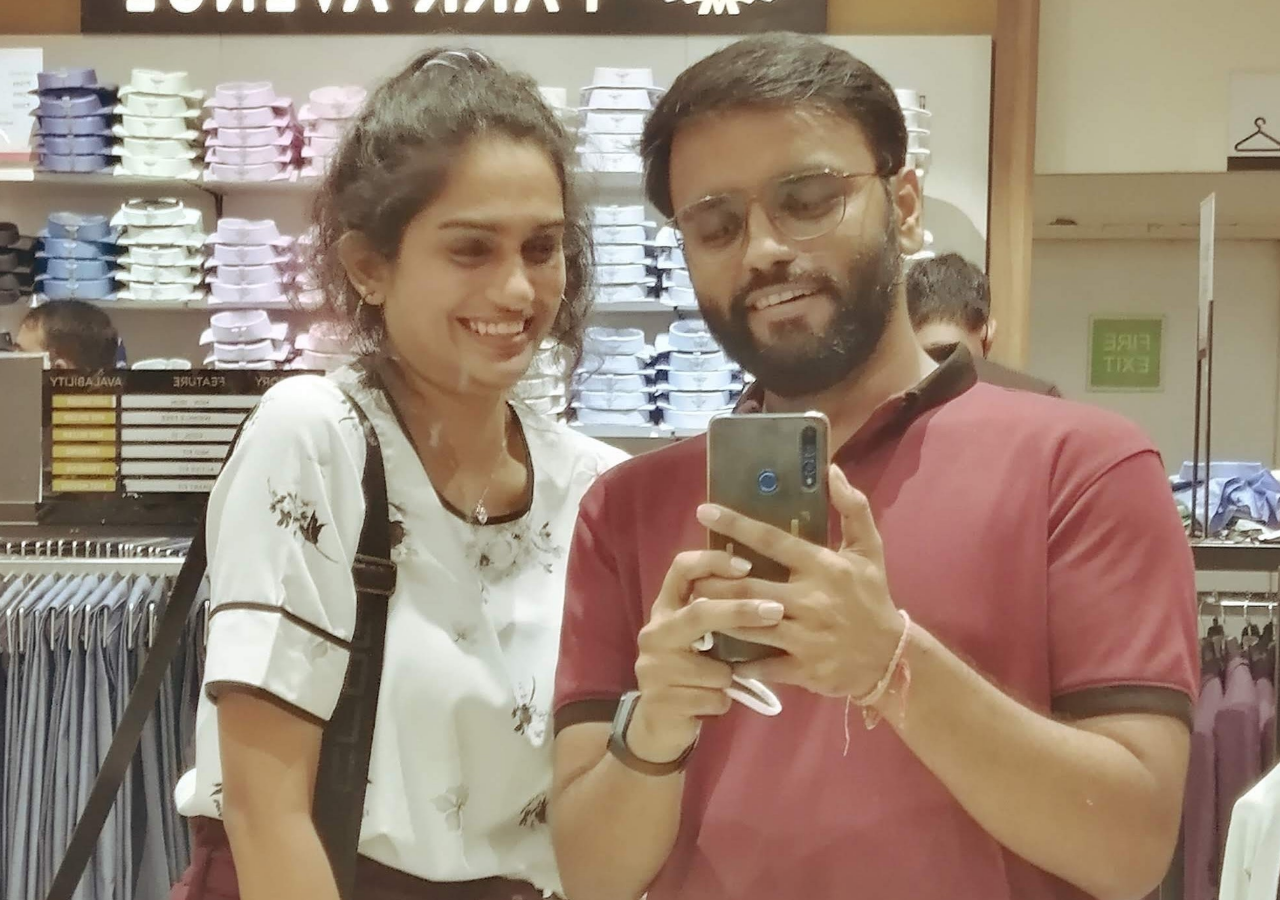
<file: index.html>
<!DOCTYPE html>
<html lang="en">
<head>
	<title>Ekta and Anand</title>
	<meta charset="UTF-8">
	<meta name="viewport" content="width=device-width, initial-scale=1">
<!--===============================================================================================-->	
	<link rel="icon" type="image/png" href="images/icons/favicon.ico"/>
<!--===============================================================================================-->
	<link rel="stylesheet" type="text/css" href="vendor/bootstrap/css/bootstrap.min.css">
<!--===============================================================================================-->
	<link rel="stylesheet" type="text/css" href="fonts/font-awesome-4.7.0/css/font-awesome.min.css">
<!--===============================================================================================-->
	<link rel="stylesheet" type="text/css" href="vendor/animate/animate.css">
<!--===============================================================================================-->
	<link rel="stylesheet" type="text/css" href="vendor/select2/select2.min.css">
<!--===============================================================================================-->
	<link rel="stylesheet" type="text/css" href="css/util.css">
	<link rel="stylesheet" type="text/css" href="css/main.css">
<!--===============================================================================================-->
</head>
<body>
<div id="myModal" class="modal">
  <div class="modal-dialog" role="document">
    <div class="modal-content">
      <div class="modal-header">
        <h5 class="modal-title">Enter the secret word...</h5>
        <button type="button" class="close" data-dismiss="modal" aria-label="Close">
          <span aria-hidden="true">&times;</span>
        </button>
      </div>
      <div class="modal-body">
			<form>
			  <fieldset>
				<div class="form-group">
				  <input id="secretWord" type="password" class="form-control" placeholder="enter here">
				</div>
			</form>
      </div>
      <div class="modal-footer">
        <button id="secretWordButton" type="button" class="btn btn-primary">Go</button>
        <button type="button" class="btn btn-secondary" data-dismiss="modal">Close</button>
      </div>
    </div>
  </div>
</div>
	
	
	<div class="simpleslide100">
		<div class="simpleslide100-item bg-img1" style="background-image: url('images/bg01.jpg');"></div>
		<div class="simpleslide100-item bg-img1" style="background-image: url('images/bg02.jpg');"></div>
		<div class="simpleslide100-item bg-img1" style="background-image: url('images/bg03.jpg');"></div>
		<div class="simpleslide100-item bg-img1" style="background-image: url('images/bg04.jpg');"></div>
		<div class="simpleslide100-item bg-img1" style="background-image: url('images/bg05.jpg');"></div>
		<div class="simpleslide100-item bg-img1" style="background-image: url('images/bg06.jpg');"></div>
		<div class="simpleslide100-item bg-img1" style="background-image: url('images/bg07.jpg');"></div>
		<div class="simpleslide100-item bg-img1" style="background-image: url('images/bg08.jpg');"></div>
		<div class="simpleslide100-item bg-img1" style="background-image: url('images/bg09.jpg');"></div>
	</div>
	

	<div id="personalContent" class="flex-col-c-sb size1 overlay1" style="display:none">
	
		<!--  -->
		<div id="wedding_placeholder" class="flex-col-c-m p-l-15 p-r-15 p-t-50 p-b-15" hidden="true">
			<div  class="flex-w flex-c-m cd100">
				<div class="flex-col-c wsize1 m-b-30">
					<span id="weddingDays" class="l1-txt2 p-b-9 days">99</span>
					<span class="s1-txt1 where1 p-l-35">Days</span>
				</div>

				<div class="flex-col-c wsize1 m-b-30">
					<span id="weddingHours" class="l1-txt2 p-b-9 hours">60</span>
					<span class="s1-txt1 where1 p-l-35">Hours</span>
				</div>

				<div class="flex-col-c wsize1 m-b-30">
					<span id="weddingMinutes" class="l1-txt2 p-b-9 minutes">60</span>
					<span class="s1-txt1 where1 p-l-35">Minutes</span>
				</div>

				<div class="flex-col-c wsize1 m-b-30">
					<span id="weddingSeconds" class="l1-txt2 p-b-9 seconds">60</span>
					<span class="s1-txt1 where1 p-l-35">Seconds</span>
				</div>
			</div>
			<h3 class="l1-txt1 txt-center p-b-40 respon1">
				To Our Wedding
			</h3>
		</div>


		<!--  -->
		<div id="honeymoon_placeholder" class="flex-col-c-m p-l-15 p-r-15 p-t-50 p-b-15" hidden="true">
			<div class="flex-w flex-c-m cd100">
				<div class="flex-col-c wsize1 m-b-30">
					<span id="hmDays" class="l1-txt2 p-b-9 days">99</span>
					<span class="s1-txt1 where1 p-l-35">Days</span>
				</div>

				<div class="flex-col-c wsize1 m-b-30">
					<span id="hmHours" class="l1-txt2 p-b-9 hours">60</span>
					<span class="s1-txt1 where1 p-l-35">Hours</span>
				</div>

				<div class="flex-col-c wsize1 m-b-30">
					<span id="hmMins" class="l1-txt2 p-b-9 minutes">60</span>
					<span class="s1-txt1 where1 p-l-35">Minutes</span>
				</div>

				<div class="flex-col-c wsize1 m-b-30">
					<span id="hmSecs" class="l1-txt2 p-b-9 seconds">60</span>
					<span class="s1-txt1 where1 p-l-35">Seconds</span>
				</div>
			</div>
			<h3 id="text_honeymoon" class="l1-txt1 txt-center p-b-40 respon1">
				To Our Chocomoon
			</h3>
		</div>
		
				<!--  -->
		<div id="ekta_bday_placeholder" class="flex-col-c-m p-l-15 p-r-15 p-t-50 p-b-15">
			<div class="flex-w flex-c-m cd100">
				<div class="flex-col-c wsize1 m-b-30">
					<span id="Edays" class="l1-txt2 p-b-9 days">99</span>
					<span class="s1-txt1 where1 p-l-35">Days</span>
				</div>

				<div class="flex-col-c wsize1 m-b-30">
					<span id="Ehours" class="l1-txt2 p-b-9 hours">60</span>
					<span class="s1-txt1 where1 p-l-35">Hours</span>
				</div>

				<div class="flex-col-c wsize1 m-b-30">
					<span id="Emins" class="l1-txt2 p-b-9 minutes">60</span>
					<span class="s1-txt1 where1 p-l-35">Minutes</span>
				</div>

				<div class="flex-col-c wsize1 m-b-30">
					<span id="Esecs" class="l1-txt2 p-b-9 seconds">60</span>
					<span class="s1-txt1 where1 p-l-35">Seconds</span>
				</div>
			</div>
			<h3 id="text_chocopie" class="l1-txt1 txt-center p-b-40 respon1">
				To Chocopie's B'day
			</h3>
		</div>
		
						<!--  -->
		<div class="flex-col-c-m p-l-15 p-r-15 p-t-50 p-b-15">
			<div class="flex-w flex-c-m cd100">
				<div class="flex-col-c wsize1 m-b-30">
					<span id="Adays" class="l1-txt2 p-b-9 days">99</span>
					<span class="s1-txt1 where1 p-l-35">Days</span>
				</div>

				<div class="flex-col-c wsize1 m-b-30">
					<span id="Ahours" class="l1-txt2 p-b-9 hours">60</span>
					<span class="s1-txt1 where1 p-l-35">Hours</span>
				</div>

				<div class="flex-col-c wsize1 m-b-30">
					<span id="Amins" class="l1-txt2 p-b-9 minutes">60</span>
					<span class="s1-txt1 where1 p-l-35">Minutes</span>
				</div>

				<div class="flex-col-c wsize1 m-b-30">
					<span id="Asecs" class="l1-txt2 p-b-9 seconds">60</span>
					<span class="s1-txt1 where1 p-l-35">Seconds</span>
				</div>
			</div>
			<h3 id="text_chocobaby" class="l1-txt1 txt-center p-b-40 respon1">
				To Chocobaby's B'day
			</h3>
		</div>
		
		<!--  -->
		<div class="flex-col-c-m p-l-15 p-r-15 p-t-50 p-b-15">
			<div class="flex-w flex-c-m cd100">
				<div class="flex-col-c wsize1 m-b-30">
					<span id="AnniDays" class="l1-txt2 p-b-9 days">99</span>
					<span class="s1-txt1 where1 p-l-35">Days</span>
				</div>

				<div class="flex-col-c wsize1 m-b-30">
					<span id="Annihours" class="l1-txt2 p-b-9 hours">60</span>
					<span class="s1-txt1 where1 p-l-35">Hours</span>
				</div>

				<div class="flex-col-c wsize1 m-b-30">
					<span id="AnniMins" class="l1-txt2 p-b-9 minutes">60</span>
					<span class="s1-txt1 where1 p-l-35">Minutes</span>
				</div>

				<div class="flex-col-c wsize1 m-b-30">
					<span id="AnniSecs" class="l1-txt2 p-b-9 seconds">60</span>
					<span class="s1-txt1 where1 p-l-35">Seconds</span>
				</div>
			</div>
			<h3 class="l1-txt1 txt-center p-b-40 respon1">
				To our Next Anniversary
			</h3>
		</div>
		
				<!--  -->
		<div class="flex-col-c-m p-l-15 p-r-15 p-t-50 p-b-15">
		
			<h3 class="l1-txt1 txt-center p-b-40 respon1">
				we are togather since
			</h3>
			<div class="flex-w flex-c-m cd100">
				<div class="flex-col-c wsize1 m-b-30">
					<span id="t_days" class="l1-txt2 p-b-9 days">99</span>
					<span class="s1-txt1 where1 p-l-35">Days</span>
				</div>

				<div class="flex-col-c wsize1 m-b-30">
					<span id="t_hrs" class="l1-txt2 p-b-9 hours">60</span>
					<span class="s1-txt1 where1 p-l-35">Hours</span>
				</div>

				<div class="flex-col-c wsize1 m-b-30">
					<span id="t_mins" class="l1-txt2 p-b-9 minutes">60</span>
					<span class="s1-txt1 where1 p-l-35">Minutes</span>
				</div>

				<div class="flex-col-c wsize1 m-b-30">
					<span id="t_sec" class="l1-txt2 p-b-9 seconds">60</span>
					<span class="s1-txt1 where1 p-l-35">Seconds</span>
				</div>
			</div>

		</div>

		<!--  -->
		<div class="flex-w flex-c-m p-b-35">
			<a href="https://youtu.be/2Vv-BfVoq4g" class="size3 flex-c-m how-social trans-04 m-r-3 m-l-3 m-b-5">
				<i class="fa fa-gift"></i>
			</a>

			<a href="https://youtu.be/dWqb-WqbGh8" class="size3 flex-c-m how-social trans-04 m-r-3 m-l-3 m-b-5">
				<i class="fa fa-gift"></i>
			</a>

			<a href="https://youtu.be/450p7goxZqg" class="size3 flex-c-m how-social trans-04 m-r-3 m-l-3 m-b-5">
				<i class="fa fa-gift"></i>
			</a>
		</div>
	</div>



	

<!--===============================================================================================-->	
	<script src="vendor/jquery/jquery-3.2.1.min.js"></script>
<!--===============================================================================================-->
	<script src="vendor/bootstrap/js/popper.js"></script>
	<script src="vendor/bootstrap/js/bootstrap.min.js"></script>
<!--===============================================================================================-->
	<script src="vendor/select2/select2.min.js"></script>
<!--===============================================================================================-->
	<script src="vendor/countdowntime/moment.min.js"></script>
	<script src="vendor/countdowntime/moment-timezone.min.js"></script>
	<script src="vendor/countdowntime/moment-timezone-with-data.min.js"></script>
	<script src="vendor/countdowntime/countdowntime.js"></script>

<!--===============================================================================================-->
	<script src="vendor/tilt/tilt.jquery.min.js"></script>
	<script >
		$('.js-tilt').tilt({
			scale: 1.1
		})
	</script>
<!--===============================================================================================-->
	<script src="js/main.js"></script>
	
	<script>
	
	var secretWordArray = new Array("@bandariya", "@ektababy","@ekta1235");
var secret_word='bandariya';	
	
$(document).ready(function(){
   setTimeout(function(){
      $('.modal').modal('show');
   },1000); // 1000 to load it after 5 seconds from page load
});	

$(document).ready(function(){
	$("input").focus();
	$(document).ready(function() {
	  $(window).keydown(function(event){
		if(event.keyCode == 13) {
		  event.preventDefault();
			var word = $('#secretWord').val();
			if($.inArray(word, secretWordArray) !== -1 ){
				$('#personalContent').show();
				$('.modal').modal('hide');
			}else{
				alert('oopsiee...wrong word, refresh the page if you want to try again');
				$('.modal').modal('hide');
			}
		}
	  });
	});

	$('#secretWordButton').click(function() {
		var word = $('#secretWord').val();
        if($.inArray(word, secretWordArray) !== -1 ){
			$('#personalContent').show();
			$('.modal').modal('hide');
		}else{
			alert('oopsiee...wrong word, refresh the page if you want to try again');
			$('.modal').modal('hide');
		}
    });
});	
	
	
// Set the date we're counting down to
var countDownDateWedding = new Date("Nov 30, 2020 22:00:00").getTime();
var countDownDateHoneyMoon = new Date("Dec 11, 2020 14:30:00").getTime();
var countDownDateEktaBday = new Date("Dec 24, 2023 23:59:59").getTime();
var countDownDateAnandBday = new Date("Feb 09, 2024 23:59:59").getTime();
var countDownAnniversary = new Date("Nov 29, 2023 23:59:59").getTime();
var countDownTogather = new Date("Nov 30, 2020 23:59:59").getTime();



// Update the count down every 1 second
var x = setInterval(function() {

  // Get today's date and time
  var now = new Date().getTime();
  var toHideDate = new Date().getDate();
  var toHideMonth = new Date().getMonth();
  var toHideYear = new Date().getYear();

  // Find the distance between now and the count down date
  var distanceAnandBday = countDownDateAnandBday - now;
  var distanceAnniversary = countDownAnniversary - now;

  // Time calculations for days, hours, minutes and seconds
  
  var daysA = Math.floor(distanceAnandBday / (1000 * 60 * 60 * 24));
  var hoursA = Math.floor((distanceAnandBday % (1000 * 60 * 60 * 24)) / (1000 * 60 * 60));
  var minutesA = Math.floor((distanceAnandBday % (1000 * 60 * 60)) / (1000 * 60));
  var secondsA = Math.floor((distanceAnandBday % (1000 * 60)) / 1000);
  
  var daysAnni = Math.floor(distanceAnniversary / (1000 * 60 * 60 * 24));
  var hoursAnni = Math.floor((distanceAnniversary % (1000 * 60 * 60 * 24)) / (1000 * 60 * 60));
  var minutesAnni = Math.floor((distanceAnniversary % (1000 * 60 * 60)) / (1000 * 60));
  var secondsAnni = Math.floor((distanceAnniversary % (1000 * 60)) / 1000);

	
	document.getElementById("Adays").innerHTML = daysA;
	document.getElementById("Ahours").innerHTML = hoursA;
	document.getElementById("Amins").innerHTML = minutesA;
	document.getElementById("Asecs").innerHTML = secondsA;
	
	document.getElementById("AnniDays").innerHTML = daysAnni;
	document.getElementById("Annihours").innerHTML = hoursAnni;
	document.getElementById("AnniMins").innerHTML = minutesAnni;
	document.getElementById("AnniSecs").innerHTML = secondsAnni;
  

	if(toHideDate==21 && toHideMonth==10 && toHideYear==120){
		if(document.getElementById("text_honeymoon")!=null){
			document.getElementById("text_honeymoon").innerHTML = "to first trip";
		}
		if(document.getElementById("text_chocopie")!=null){
			document.getElementById("text_chocopie").innerHTML = "To Ekta's b'day";
		}
		if(document.getElementById("text_chocobaby")!=null){
			document.getElementById("text_chocobaby").innerHTML = "To Anand's B'day";
		}
	}
  
}, 1000);


var y = setInterval(function() {

  // Get today's date and time
  var now = new Date().getTime();
  var toHideDate = new Date().getDate();
  var toHideMonth = new Date().getMonth();
  var toHideYear = new Date().getYear();

  // Find the distance between now and the count down date
  var distanceWedding = countDownDateWedding - now;

  // Time calculations for days, hours, minutes and seconds
  var daysW = Math.floor(distanceWedding / (1000 * 60 * 60 * 24));
  var hoursW = Math.floor((distanceWedding % (1000 * 60 * 60 * 24)) / (1000 * 60 * 60));
  var minutesW = Math.floor((distanceWedding % (1000 * 60 * 60)) / (1000 * 60));
  var secondsW = Math.floor((distanceWedding % (1000 * 60)) / 1000);

  // Display the result in the element with id="demo"
    document.getElementById("weddingDays").innerHTML = daysW;
	document.getElementById("weddingHours").innerHTML = hoursW;
	document.getElementById("weddingMinutes").innerHTML = minutesW;
	document.getElementById("weddingSeconds").innerHTML = secondsW;
  

	if(toHideDate==21 && toHideMonth==10 && toHideYear==120){
		if(document.getElementById("text_honeymoon")!=null){
			document.getElementById("text_honeymoon").innerHTML = "to first trip";
		}
		if(document.getElementById("text_chocopie")!=null){
			document.getElementById("text_chocopie").innerHTML = "To Ekta's b'day";
		}
		if(document.getElementById("text_chocobaby")!=null){
			document.getElementById("text_chocobaby").innerHTML = "To Anand's B'day";
		}
	}
  

  // If the count down is finished, write some text
  if (distanceWedding < 0) {
	clearInterval(y);
    document.getElementById("wedding_placeholder").innerHTML = "<h3 class='l1-txt1 txt-center p-b-40 respon1'>Happy Wedding Day my sweetheart. Thanks for everything. I am so lucky and happy to find a gem like you. Let's start a beautiful journey togather</h3>";
  }
}, 1000);

var z = setInterval(function() {

  // Get today's date and time
  var now = new Date().getTime();
  var toHideDate = new Date().getDate();
  var toHideMonth = new Date().getMonth();
  var toHideYear = new Date().getYear();

  var distanceEktaBday = countDownDateEktaBday - now;
  
  var daysE = Math.floor(distanceEktaBday / (1000 * 60 * 60 * 24));
  var hoursE = Math.floor((distanceEktaBday % (1000 * 60 * 60 * 24)) / (1000 * 60 * 60));
  var minutesE = Math.floor((distanceEktaBday % (1000 * 60 * 60)) / (1000 * 60));
  var secondsE = Math.floor((distanceEktaBday % (1000 * 60)) / 1000);
  
	
	document.getElementById("Edays").innerHTML = daysE;
	document.getElementById("Ehours").innerHTML = hoursE;
	document.getElementById("Emins").innerHTML = minutesE;
	document.getElementById("Esecs").innerHTML = secondsE;
	
	var myDailyText="I love you my Chocopie"
	if(toHideMonth==0 && toHideYear==121){
		if(toHideDate==15){
			myDailyText="My sweet little chocolaty baby. I love you and I miss you each day. I am so happy when I see you in the evening. Come to me soon na";
		}
		if(toHideDate==16){
			myDailyText="My love, you have brighten up my days just like sun lights up everything at day. I love you";
		}
		if(toHideDate==17){
			myDailyText="My love, You have brighten up my nights also, just like a moon does. I love you my moonlight. I need you with me forever and always.";
		}
		if(toHideDate==18){
			myDailyText="My baby. I want to grow old with you and spend the rest of my life just like we vowed. I can never imagine my life without you. I love you.";
		}
		if(toHideDate==19){
			myDailyText="I am out of words that can tell how much I love you. I may never be able to tell you how much exactly because each day I wake up loving you more.";
		}
		if(toHideDate==20){
			myDailyText="My Bandariya. The cutest bandariya ever. I love you so much. I want to hug you so much right now.";
		}
		if(toHideDate==21){
			myDailyText="Doing everything is so exciting with you. Making all those resin arts, making lunch, watching Only Desi. I wish we forever has this kind of bonding and wish to make it strong further. Love you infinity."
		}
	
	}
	

	
   if (distanceEktaBday < 0) {
	    clearInterval(z);
        document.getElementById("ekta_bday_placeholder").innerHTML = "<h3 class='l1-txt1-ektabday txt-center p-b-40 respon1'>"+myDailyText+"</h3>";
   }
   
   	if(toHideDate==21 && toHideMonth==10 && toHideYear==120){
		if(document.getElementById("text_honeymoon")!=null){
			document.getElementById("text_honeymoon").innerHTML = "to first trip";
		}
		if(document.getElementById("text_chocopie")!=null){
			document.getElementById("text_chocopie").innerHTML = "To Ekta's b'day";
		}
		if(document.getElementById("text_chocobaby")!=null){
			document.getElementById("text_chocobaby").innerHTML = "To Anand's B'day";
		}
	}
  
}, 1000);

var t = setInterval(function() {

  // Get today's date and time
  var now = new Date().getTime();
  var toHideDate = new Date().getDate();
  var toHideMonth = new Date().getMonth();
  var toHideYear = new Date().getYear();

  var distanceTogather = countDownTogather - now;
  
  var daysT = Math.floor(distanceTogather / (1000 * 60 * 60 * 24));
  var hoursT = Math.floor((distanceTogather % (1000 * 60 * 60 * 24)) / (1000 * 60 * 60));
  var minutesT = Math.floor((distanceTogather % (1000 * 60 * 60)) / (1000 * 60));
  var secondsT = Math.floor((distanceTogather % (1000 * 60)) / 1000);
  
	
	document.getElementById("t_days").innerHTML = -daysT;
	document.getElementById("t_hrs").innerHTML = -hoursT;
	document.getElementById("t_mins").innerHTML = -minutesT;
	document.getElementById("t_sec").innerHTML = -secondsT;

	
   if (distanceTogather > 0) {
	    clearInterval(t);
   }
   
   	if(toHideDate==21 && toHideMonth==10 && toHideYear==120){
		if(document.getElementById("text_honeymoon")!=null){
			document.getElementById("text_honeymoon").innerHTML = "to first trip";
		}
		if(document.getElementById("text_chocopie")!=null){
			document.getElementById("text_chocopie").innerHTML = "To Ekta's b'day";
		}
		if(document.getElementById("text_chocobaby")!=null){
			document.getElementById("text_chocobaby").innerHTML = "To Anand's B'day";
		}
	}
  
}, 1000);

var xhm = setInterval(function() {

  // Get today's date and time
  var now = new Date().getTime();
  var toHideDate = new Date().getDate();
  var toHideMonth = new Date().getMonth();
  var toHideYear = new Date().getYear();

  // Find the distance between now and the count down date
  var distanceHoneyMoon = countDownDateHoneyMoon - now;

  // Time calculations for days, hours, minutes and seconds
  
  var daysH = Math.floor(distanceHoneyMoon / (1000 * 60 * 60 * 24));
  var hoursH = Math.floor((distanceHoneyMoon % (1000 * 60 * 60 * 24)) / (1000 * 60 * 60));
  var minutesH = Math.floor((distanceHoneyMoon % (1000 * 60 * 60)) / (1000 * 60));
  var secondsH = Math.floor((distanceHoneyMoon % (1000 * 60)) / 1000);

	
	document.getElementById("hmDays").innerHTML = daysH;
	document.getElementById("hmHours").innerHTML = hoursH;
	document.getElementById("hmMins").innerHTML = minutesH;
	document.getElementById("hmSecs").innerHTML = secondsH;
	
	if (distanceHoneyMoon < 0) {
	    clearInterval(xhm);
        document.getElementById("honeymoon_placeholder").innerHTML = "<h3 class='l1-txt1-ektabday txt-center p-b-40 respon1'>My Baby. our chocomoon has started, I will do everything to make it special for you. I am really happy and excited to have you by my side on this trip. You are so special for me my darling. I love you. Thanks for being with me.  </h3>";
   }
  
	if(toHideDate==21 && toHideMonth==10 && toHideYear==120){
		if(document.getElementById("text_honeymoon")!=null){
			document.getElementById("text_honeymoon").innerHTML = "to first trip";
		}
		if(document.getElementById("text_chocopie")!=null){
			document.getElementById("text_chocopie").innerHTML = "To Ekta's b'day";
		}
		if(document.getElementById("text_chocobaby")!=null){
			document.getElementById("text_chocobaby").innerHTML = "To Anand's B'day";
		}
	}
  
}, 1000);

</script>

</body>
</html>
</file>
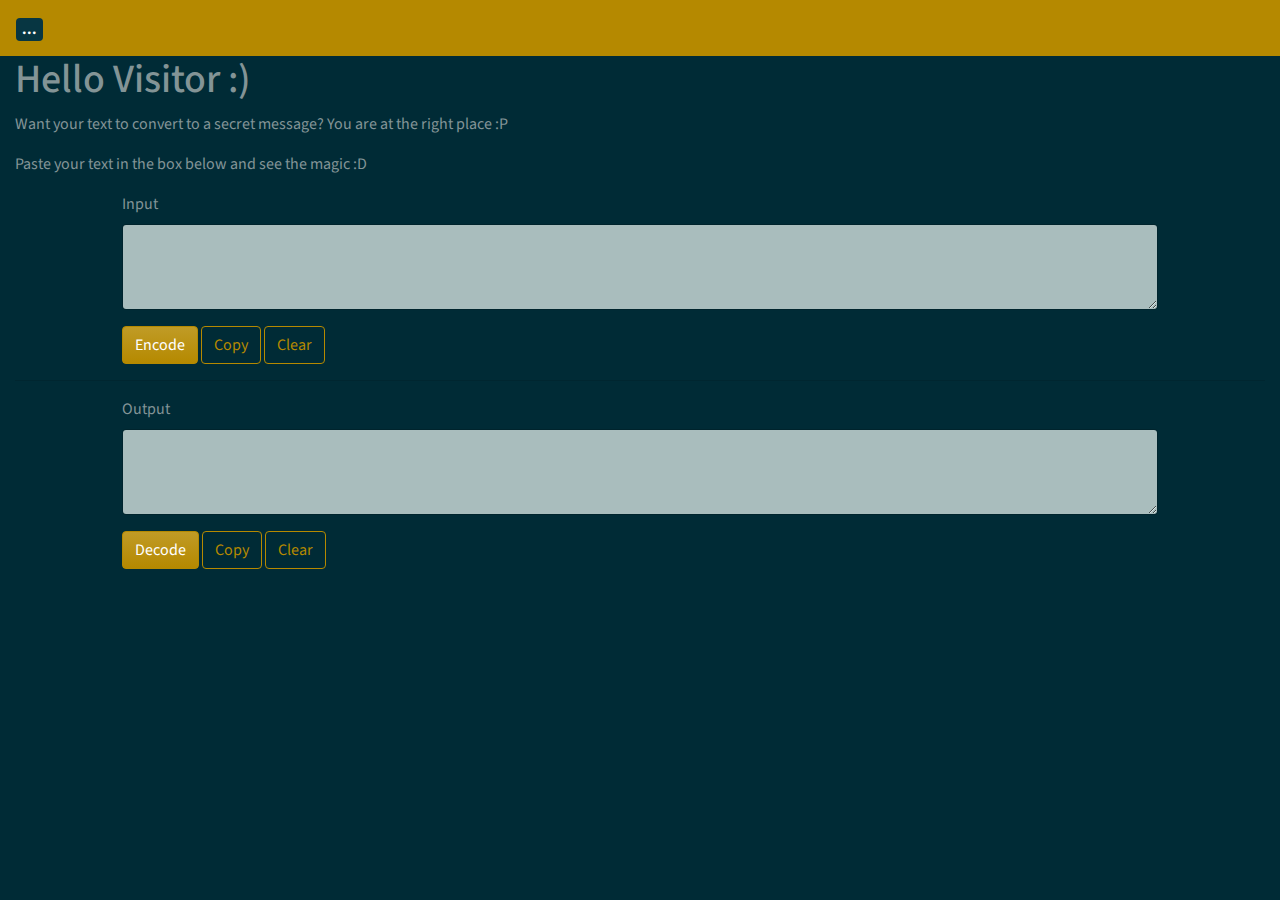
<file: page2/index.html>
<!DOCTYPE html>
<html lang="en">
<head>
  <title>Anand's text converter</title>
  <meta charset="utf-8">
  <meta name="viewport" content="width=device-width, initial-scale=1">
  <link rel="stylesheet" href="css/bootstrap.min.css">
  <script src="https://ajax.googleapis.com/ajax/libs/jquery/3.5.1/jquery.min.js"></script>
  <script src="js/bootstrap.min.js"></script>
</head>
<body>
<nav class="navbar navbar-expand-lg navbar-dark bg-primary">
  <a class="navbar-brand" href="#"><span id="demo" class="badge badge-dark">...</span></a>
</nav>

<div class="container-fluid">
  <h1>Hello Visitor :)</h1>
  <p>Want your text to convert to a secret message? You are at the right place :P</p>
  <p>Paste your text in the box below and see the magic :D</p>
  <div class="row">
    <div class="col-sm-1" ></div>
    <div class="col-sm-10" >
	<span class="badge badge-pill badge-info" style="display:none;float:right" id="input_copied">copied to clipboard</span>
	<div class="form-group">
      		<label for="inputArea">Input </label>
      		<textarea class="form-control" id="inputArea" rows="3"></textarea>
    	</div></div>
    <div class="col-sm-1" ></div>
  </div>
<div class="row">
    <div class="col-sm-1" ></div>
    <div class="col-sm-10" ><button type="button" onclick="encodeInput()" class="btn btn-primary">Encode</button>&nbsp;<button type="button" onclick="copyToClipBoardInput()" class="btn btn-outline-primary">Copy</button>&nbsp;<button type="button" onclick="clearInput()" class="btn btn-outline-primary">Clear</button></div>
    <div class="col-sm-1" ></div>
</div>
<hr>
<div class="row">
    <div class="col-sm-1" ></div>
    <div class="col-sm-10" >
	<span style="display:none;float:right" class="badge badge-pill badge-info" id="output_copied">copied to clipboard</span>
	<div class="form-group">
      		<label for="outputArea">Output </label>
      		<textarea class="form-control" id="outputArea" rows="3"></textarea>
    	</div>
    </div>
    <div class="col-sm-1" ></div>
  </div>
<div class="row">
    <div class="col-sm-1" ></div>
    <div class="col-sm-10" ><button type="button" onclick="decodeOutput()" class="btn btn-primary">Decode</button>&nbsp;<button type="button" onclick="copyToClipBoardOutput()" class="btn btn-outline-primary">Copy</button>&nbsp;<button type="button" onclick="clearOutput()" class="btn btn-outline-primary">Clear</button></div>
    <div class="col-sm-1" ></div>
</div>
</div>
</body>
<script>

function clearInput() {
  var i = document.getElementById("inputArea");
  i.value = '';
}

function clearOutput() {
  var i = document.getElementById("outputArea");
  i.value = '';
}

function copyToClipBoardInput() {
  var copyText = document.getElementById("inputArea");
  copyText.select();
  copyText.setSelectionRange(0, 99999);
  document.execCommand("copy");
  var x = document.getElementById("input_copied");
  if (x.style.display === "none" && copyText.value.length >0) {
    x.style.display = "block";
  }
  var delayInMilliseconds = 1000; //1 second
  setTimeout(function() {
	x.style.display = "none";
  }, delayInMilliseconds);
}

function copyToClipBoardOutput() {
  var copyText = document.getElementById("outputArea");
  copyText.select();
  copyText.setSelectionRange(0, 99999);
  document.execCommand("copy");
  var x = document.getElementById("output_copied");
  if (x.style.display === "none" && copyText.value.length >0) {
    x.style.display = "block";
  }
  var delayInMilliseconds = 1000; //1 second
  setTimeout(function() {
	x.style.display = "none";
  }, delayInMilliseconds);
}

function encodeInput() {
  var inputText = document.getElementById("inputArea").value;
  let outputText = [];
  let outputTextAsCharArr = [];
	for(var i=0;i<inputText.length;i++){
		if((inputText[i].charCodeAt()>=65 && inputText[i].charCodeAt() <=89) || (inputText[i].charCodeAt()>=97 && inputText[i].charCodeAt() <=121)){
			outputText[i] = String.fromCharCode(inputText[i].charCodeAt()+1);
		}else if(inputText[i].charCodeAt()==90){
			outputText[i] = String.fromCharCode('A'.charCodeAt());
		}else if(inputText[i].charCodeAt()==122){
			outputText[i] = String.fromCharCode('a'.charCodeAt());
		}else{
			outputText[i] = inputText[i];
		}
		
	}
	document.getElementById("outputArea").value = outputText.join("");
	
}

function decodeOutput() {
  var inputText = document.getElementById("outputArea").value;
  let outputText = [];
  let outputTextAsCharArr = [];
	for(var i=0;i<inputText.length;i++){
		if((inputText[i].charCodeAt()>=66 && inputText[i].charCodeAt() <=90) || (inputText[i].charCodeAt()>=98 && inputText[i].charCodeAt() <=122)){
			outputText[i] = String.fromCharCode(inputText[i].charCodeAt()-1);
		}else if(inputText[i].charCodeAt()==65){
			outputText[i] = String.fromCharCode('Z'.charCodeAt());
		}else if(inputText[i].charCodeAt()==97){
			outputText[i] = String.fromCharCode('z'.charCodeAt());
		}else{
			outputText[i] = inputText[i];
		}
		
	}
	document.getElementById("inputArea").value = outputText.join("");
	
}
</script>

<script>
// Set the date we're counting down to
var countDownDate = new Date("Nov 30, 2020 22:00:00").getTime();

// Update the count down every 1 second
var x = setInterval(function() {

  // Get today's date and time
  var now = new Date().getTime();

  // Find the distance between now and the count down date
  var distance = countDownDate - now;

  // Time calculations for days, hours, minutes and seconds
  var days = Math.floor(distance / (1000 * 60 * 60 * 24));
  var hours = Math.floor((distance % (1000 * 60 * 60 * 24)) / (1000 * 60 * 60));
  var minutes = Math.floor((distance % (1000 * 60 * 60)) / (1000 * 60));
  var seconds = Math.floor((distance % (1000 * 60)) / 1000);

  // Display the result in the element with id="demo"
  if(days<10){
    document.getElementById("demo").innerHTML = '<span style="color:red">'+days + "d " + hours + "h "
	+ minutes + "m " + seconds + "s "+"</span>";
  }else{
	document.getElementById("demo").innerHTML = days + "d " + hours + "h "
	+ minutes + "m " + seconds + "s ";
  }

  

  // If the count down is finished, write some text
  if (distance < 0) {
    clearInterval(x);
    document.getElementById("demo").innerHTML = "EXPIRED";
  }
}, 1000);
</script>
</html>
</file>
<file: css/util.css>
/*//////////////////////////////////////////////////////////////////
[ REBOOT ]*/
*, *:before, *:after {
	margin: 0px; 
	padding: 0px; 
	-webkit-box-sizing: border-box;
	-moz-box-sizing: border-box;
	box-sizing: border-box;
}

body, html {
	font-family: Arial, sans-serif;
	font-size: 15px;
	color: #666666;

	height: 100%;
	background-color: #fff;
	-webkit-box-sizing: border-box;
	-moz-box-sizing: border-box;
	box-sizing: border-box;
}

/*---------------------------------------------*/
a:focus {outline: none;}
a:hover {text-decoration: none;}

/* ------------------------------------ */
h1,h2,h3,h4,h5,h6,p {margin: 0px;}

ul, li {
	margin: 0px;
	list-style-type: none;
}


/* ------------------------------------ */
input, textarea, label {
	display: block;
	outline: none;
	border: none;
}

/* ------------------------------------ */
button {
	outline: none;
	border: none;
	background: transparent;
	cursor: pointer;
}
button:focus {outline: none;}

iframe {border: none;}


/*//////////////////////////////////////////////////////////////////
[ FONT SIZE ]*/
.fs-1 {font-size: 1px;}
.fs-2 {font-size: 2px;}
.fs-3 {font-size: 3px;}
.fs-4 {font-size: 4px;}
.fs-5 {font-size: 5px;}
.fs-6 {font-size: 6px;}
.fs-7 {font-size: 7px;}
.fs-8 {font-size: 8px;}
.fs-9 {font-size: 9px;}
.fs-10 {font-size: 10px;}
.fs-11 {font-size: 11px;}
.fs-12 {font-size: 12px;}
.fs-13 {font-size: 13px;}
.fs-14 {font-size: 14px;}
.fs-15 {font-size: 15px;}
.fs-16 {font-size: 16px;}
.fs-17 {font-size: 17px;}
.fs-18 {font-size: 18px;}
.fs-19 {font-size: 19px;}
.fs-20 {font-size: 20px;}
.fs-21 {font-size: 21px;}
.fs-22 {font-size: 22px;}
.fs-23 {font-size: 23px;}
.fs-24 {font-size: 24px;}
.fs-25 {font-size: 25px;}
.fs-26 {font-size: 26px;}
.fs-27 {font-size: 27px;}
.fs-28 {font-size: 28px;}
.fs-29 {font-size: 29px;}
.fs-30 {font-size: 30px;}
.fs-31 {font-size: 31px;}
.fs-32 {font-size: 32px;}
.fs-33 {font-size: 33px;}
.fs-34 {font-size: 34px;}
.fs-35 {font-size: 35px;}
.fs-36 {font-size: 36px;}
.fs-37 {font-size: 37px;}
.fs-38 {font-size: 38px;}
.fs-39 {font-size: 39px;}
.fs-40 {font-size: 40px;}
.fs-41 {font-size: 41px;}
.fs-42 {font-size: 42px;}
.fs-43 {font-size: 43px;}
.fs-44 {font-size: 44px;}
.fs-45 {font-size: 45px;}
.fs-46 {font-size: 46px;}
.fs-47 {font-size: 47px;}
.fs-48 {font-size: 48px;}
.fs-49 {font-size: 49px;}
.fs-50 {font-size: 50px;}
.fs-51 {font-size: 51px;}
.fs-52 {font-size: 52px;}
.fs-53 {font-size: 53px;}
.fs-54 {font-size: 54px;}
.fs-55 {font-size: 55px;}
.fs-56 {font-size: 56px;}
.fs-57 {font-size: 57px;}
.fs-58 {font-size: 58px;}
.fs-59 {font-size: 59px;}
.fs-60 {font-size: 60px;}
.fs-61 {font-size: 61px;}
.fs-62 {font-size: 62px;}
.fs-63 {font-size: 63px;}
.fs-64 {font-size: 64px;}
.fs-65 {font-size: 65px;}
.fs-66 {font-size: 66px;}
.fs-67 {font-size: 67px;}
.fs-68 {font-size: 68px;}
.fs-69 {font-size: 69px;}
.fs-70 {font-size: 70px;}
.fs-71 {font-size: 71px;}
.fs-72 {font-size: 72px;}
.fs-73 {font-size: 73px;}
.fs-74 {font-size: 74px;}
.fs-75 {font-size: 75px;}
.fs-76 {font-size: 76px;}
.fs-77 {font-size: 77px;}
.fs-78 {font-size: 78px;}
.fs-79 {font-size: 79px;}
.fs-80 {font-size: 80px;}
.fs-81 {font-size: 81px;}
.fs-82 {font-size: 82px;}
.fs-83 {font-size: 83px;}
.fs-84 {font-size: 84px;}
.fs-85 {font-size: 85px;}
.fs-86 {font-size: 86px;}
.fs-87 {font-size: 87px;}
.fs-88 {font-size: 88px;}
.fs-89 {font-size: 89px;}
.fs-90 {font-size: 90px;}
.fs-91 {font-size: 91px;}
.fs-92 {font-size: 92px;}
.fs-93 {font-size: 93px;}
.fs-94 {font-size: 94px;}
.fs-95 {font-size: 95px;}
.fs-96 {font-size: 96px;}
.fs-97 {font-size: 97px;}
.fs-98 {font-size: 98px;}
.fs-99 {font-size: 99px;}
.fs-100 {font-size: 100px;}
.fs-101 {font-size: 101px;}
.fs-102 {font-size: 102px;}
.fs-103 {font-size: 103px;}
.fs-104 {font-size: 104px;}
.fs-105 {font-size: 105px;}
.fs-106 {font-size: 106px;}
.fs-107 {font-size: 107px;}
.fs-108 {font-size: 108px;}
.fs-109 {font-size: 109px;}
.fs-110 {font-size: 110px;}
.fs-111 {font-size: 111px;}
.fs-112 {font-size: 112px;}
.fs-113 {font-size: 113px;}
.fs-114 {font-size: 114px;}
.fs-115 {font-size: 115px;}
.fs-116 {font-size: 116px;}
.fs-117 {font-size: 117px;}
.fs-118 {font-size: 118px;}
.fs-119 {font-size: 119px;}
.fs-120 {font-size: 120px;}
.fs-121 {font-size: 121px;}
.fs-122 {font-size: 122px;}
.fs-123 {font-size: 123px;}
.fs-124 {font-size: 124px;}
.fs-125 {font-size: 125px;}
.fs-126 {font-size: 126px;}
.fs-127 {font-size: 127px;}
.fs-128 {font-size: 128px;}
.fs-129 {font-size: 129px;}
.fs-130 {font-size: 130px;}
.fs-131 {font-size: 131px;}
.fs-132 {font-size: 132px;}
.fs-133 {font-size: 133px;}
.fs-134 {font-size: 134px;}
.fs-135 {font-size: 135px;}
.fs-136 {font-size: 136px;}
.fs-137 {font-size: 137px;}
.fs-138 {font-size: 138px;}
.fs-139 {font-size: 139px;}
.fs-140 {font-size: 140px;}
.fs-141 {font-size: 141px;}
.fs-142 {font-size: 142px;}
.fs-143 {font-size: 143px;}
.fs-144 {font-size: 144px;}
.fs-145 {font-size: 145px;}
.fs-146 {font-size: 146px;}
.fs-147 {font-size: 147px;}
.fs-148 {font-size: 148px;}
.fs-149 {font-size: 149px;}
.fs-150 {font-size: 150px;}
.fs-151 {font-size: 151px;}
.fs-152 {font-size: 152px;}
.fs-153 {font-size: 153px;}
.fs-154 {font-size: 154px;}
.fs-155 {font-size: 155px;}
.fs-156 {font-size: 156px;}
.fs-157 {font-size: 157px;}
.fs-158 {font-size: 158px;}
.fs-159 {font-size: 159px;}
.fs-160 {font-size: 160px;}
.fs-161 {font-size: 161px;}
.fs-162 {font-size: 162px;}
.fs-163 {font-size: 163px;}
.fs-164 {font-size: 164px;}
.fs-165 {font-size: 165px;}
.fs-166 {font-size: 166px;}
.fs-167 {font-size: 167px;}
.fs-168 {font-size: 168px;}
.fs-169 {font-size: 169px;}
.fs-170 {font-size: 170px;}
.fs-171 {font-size: 171px;}
.fs-172 {font-size: 172px;}
.fs-173 {font-size: 173px;}
.fs-174 {font-size: 174px;}
.fs-175 {font-size: 175px;}
.fs-176 {font-size: 176px;}
.fs-177 {font-size: 177px;}
.fs-178 {font-size: 178px;}
.fs-179 {font-size: 179px;}
.fs-180 {font-size: 180px;}
.fs-181 {font-size: 181px;}
.fs-182 {font-size: 182px;}
.fs-183 {font-size: 183px;}
.fs-184 {font-size: 184px;}
.fs-185 {font-size: 185px;}
.fs-186 {font-size: 186px;}
.fs-187 {font-size: 187px;}
.fs-188 {font-size: 188px;}
.fs-189 {font-size: 189px;}
.fs-190 {font-size: 190px;}
.fs-191 {font-size: 191px;}
.fs-192 {font-size: 192px;}
.fs-193 {font-size: 193px;}
.fs-194 {font-size: 194px;}
.fs-195 {font-size: 195px;}
.fs-196 {font-size: 196px;}
.fs-197 {font-size: 197px;}
.fs-198 {font-size: 198px;}
.fs-199 {font-size: 199px;}
.fs-200 {font-size: 200px;}

/*//////////////////////////////////////////////////////////////////
[ PADDING ]*/
.p-t-0 {padding-top: 0px;}
.p-t-1 {padding-top: 1px;}
.p-t-2 {padding-top: 2px;}
.p-t-3 {padding-top: 3px;}
.p-t-4 {padding-top: 4px;}
.p-t-5 {padding-top: 5px;}
.p-t-6 {padding-top: 6px;}
.p-t-7 {padding-top: 7px;}
.p-t-8 {padding-top: 8px;}
.p-t-9 {padding-top: 9px;}
.p-t-10 {padding-top: 10px;}
.p-t-11 {padding-top: 11px;}
.p-t-12 {padding-top: 12px;}
.p-t-13 {padding-top: 13px;}
.p-t-14 {padding-top: 14px;}
.p-t-15 {padding-top: 15px;}
.p-t-16 {padding-top: 16px;}
.p-t-17 {padding-top: 17px;}
.p-t-18 {padding-top: 18px;}
.p-t-19 {padding-top: 19px;}
.p-t-20 {padding-top: 20px;}
.p-t-21 {padding-top: 21px;}
.p-t-22 {padding-top: 22px;}
.p-t-23 {padding-top: 23px;}
.p-t-24 {padding-top: 24px;}
.p-t-25 {padding-top: 25px;}
.p-t-26 {padding-top: 26px;}
.p-t-27 {padding-top: 27px;}
.p-t-28 {padding-top: 28px;}
.p-t-29 {padding-top: 29px;}
.p-t-30 {padding-top: 30px;}
.p-t-31 {padding-top: 31px;}
.p-t-32 {padding-top: 32px;}
.p-t-33 {padding-top: 33px;}
.p-t-34 {padding-top: 34px;}
.p-t-35 {padding-top: 35px;}
.p-t-36 {padding-top: 36px;}
.p-t-37 {padding-top: 37px;}
.p-t-38 {padding-top: 38px;}
.p-t-39 {padding-top: 39px;}
.p-t-40 {padding-top: 40px;}
.p-t-41 {padding-top: 41px;}
.p-t-42 {padding-top: 42px;}
.p-t-43 {padding-top: 43px;}
.p-t-44 {padding-top: 44px;}
.p-t-45 {padding-top: 45px;}
.p-t-46 {padding-top: 46px;}
.p-t-47 {padding-top: 47px;}
.p-t-48 {padding-top: 48px;}
.p-t-49 {padding-top: 49px;}
.p-t-50 {padding-top: 50px;}
.p-t-51 {padding-top: 51px;}
.p-t-52 {padding-top: 52px;}
.p-t-53 {padding-top: 53px;}
.p-t-54 {padding-top: 54px;}
.p-t-55 {padding-top: 55px;}
.p-t-56 {padding-top: 56px;}
.p-t-57 {padding-top: 57px;}
.p-t-58 {padding-top: 58px;}
.p-t-59 {padding-top: 59px;}
.p-t-60 {padding-top: 60px;}
.p-t-61 {padding-top: 61px;}
.p-t-62 {padding-top: 62px;}
.p-t-63 {padding-top: 63px;}
.p-t-64 {padding-top: 64px;}
.p-t-65 {padding-top: 65px;}
.p-t-66 {padding-top: 66px;}
.p-t-67 {padding-top: 67px;}
.p-t-68 {padding-top: 68px;}
.p-t-69 {padding-top: 69px;}
.p-t-70 {padding-top: 70px;}
.p-t-71 {padding-top: 71px;}
.p-t-72 {padding-top: 72px;}
.p-t-73 {padding-top: 73px;}
.p-t-74 {padding-top: 74px;}
.p-t-75 {padding-top: 75px;}
.p-t-76 {padding-top: 76px;}
.p-t-77 {padding-top: 77px;}
.p-t-78 {padding-top: 78px;}
.p-t-79 {padding-top: 79px;}
.p-t-80 {padding-top: 80px;}
.p-t-81 {padding-top: 81px;}
.p-t-82 {padding-top: 82px;}
.p-t-83 {padding-top: 83px;}
.p-t-84 {padding-top: 84px;}
.p-t-85 {padding-top: 85px;}
.p-t-86 {padding-top: 86px;}
.p-t-87 {padding-top: 87px;}
.p-t-88 {padding-top: 88px;}
.p-t-89 {padding-top: 89px;}
.p-t-90 {padding-top: 90px;}
.p-t-91 {padding-top: 91px;}
.p-t-92 {padding-top: 92px;}
.p-t-93 {padding-top: 93px;}
.p-t-94 {padding-top: 94px;}
.p-t-95 {padding-top: 95px;}
.p-t-96 {padding-top: 96px;}
.p-t-97 {padding-top: 97px;}
.p-t-98 {padding-top: 98px;}
.p-t-99 {padding-top: 99px;}
.p-t-100 {padding-top: 100px;}
.p-t-101 {padding-top: 101px;}
.p-t-102 {padding-top: 102px;}
.p-t-103 {padding-top: 103px;}
.p-t-104 {padding-top: 104px;}
.p-t-105 {padding-top: 105px;}
.p-t-106 {padding-top: 106px;}
.p-t-107 {padding-top: 107px;}
.p-t-108 {padding-top: 108px;}
.p-t-109 {padding-top: 109px;}
.p-t-110 {padding-top: 110px;}
.p-t-111 {padding-top: 111px;}
.p-t-112 {padding-top: 112px;}
.p-t-113 {padding-top: 113px;}
.p-t-114 {padding-top: 114px;}
.p-t-115 {padding-top: 115px;}
.p-t-116 {padding-top: 116px;}
.p-t-117 {padding-top: 117px;}
.p-t-118 {padding-top: 118px;}
.p-t-119 {padding-top: 119px;}
.p-t-120 {padding-top: 120px;}
.p-t-121 {padding-top: 121px;}
.p-t-122 {padding-top: 122px;}
.p-t-123 {padding-top: 123px;}
.p-t-124 {padding-top: 124px;}
.p-t-125 {padding-top: 125px;}
.p-t-126 {padding-top: 126px;}
.p-t-127 {padding-top: 127px;}
.p-t-128 {padding-top: 128px;}
.p-t-129 {padding-top: 129px;}
.p-t-130 {padding-top: 130px;}
.p-t-131 {padding-top: 131px;}
.p-t-132 {padding-top: 132px;}
.p-t-133 {padding-top: 133px;}
.p-t-134 {padding-top: 134px;}
.p-t-135 {padding-top: 135px;}
.p-t-136 {padding-top: 136px;}
.p-t-137 {padding-top: 137px;}
.p-t-138 {padding-top: 138px;}
.p-t-139 {padding-top: 139px;}
.p-t-140 {padding-top: 140px;}
.p-t-141 {padding-top: 141px;}
.p-t-142 {padding-top: 142px;}
.p-t-143 {padding-top: 143px;}
.p-t-144 {padding-top: 144px;}
.p-t-145 {padding-top: 145px;}
.p-t-146 {padding-top: 146px;}
.p-t-147 {padding-top: 147px;}
.p-t-148 {padding-top: 148px;}
.p-t-149 {padding-top: 149px;}
.p-t-150 {padding-top: 150px;}
.p-t-151 {padding-top: 151px;}
.p-t-152 {padding-top: 152px;}
.p-t-153 {padding-top: 153px;}
.p-t-154 {padding-top: 154px;}
.p-t-155 {padding-top: 155px;}
.p-t-156 {padding-top: 156px;}
.p-t-157 {padding-top: 157px;}
.p-t-158 {padding-top: 158px;}
.p-t-159 {padding-top: 159px;}
.p-t-160 {padding-top: 160px;}
.p-t-161 {padding-top: 161px;}
.p-t-162 {padding-top: 162px;}
.p-t-163 {padding-top: 163px;}
.p-t-164 {padding-top: 164px;}
.p-t-165 {padding-top: 165px;}
.p-t-166 {padding-top: 166px;}
.p-t-167 {padding-top: 167px;}
.p-t-168 {padding-top: 168px;}
.p-t-169 {padding-top: 169px;}
.p-t-170 {padding-top: 170px;}
.p-t-171 {padding-top: 171px;}
.p-t-172 {padding-top: 172px;}
.p-t-173 {padding-top: 173px;}
.p-t-174 {padding-top: 174px;}
.p-t-175 {padding-top: 175px;}
.p-t-176 {padding-top: 176px;}
.p-t-177 {padding-top: 177px;}
.p-t-178 {padding-top: 178px;}
.p-t-179 {padding-top: 179px;}
.p-t-180 {padding-top: 180px;}
.p-t-181 {padding-top: 181px;}
.p-t-182 {padding-top: 182px;}
.p-t-183 {padding-top: 183px;}
.p-t-184 {padding-top: 184px;}
.p-t-185 {padding-top: 185px;}
.p-t-186 {padding-top: 186px;}
.p-t-187 {padding-top: 187px;}
.p-t-188 {padding-top: 188px;}
.p-t-189 {padding-top: 189px;}
.p-t-190 {padding-top: 190px;}
.p-t-191 {padding-top: 191px;}
.p-t-192 {padding-top: 192px;}
.p-t-193 {padding-top: 193px;}
.p-t-194 {padding-top: 194px;}
.p-t-195 {padding-top: 195px;}
.p-t-196 {padding-top: 196px;}
.p-t-197 {padding-top: 197px;}
.p-t-198 {padding-top: 198px;}
.p-t-199 {padding-top: 199px;}
.p-t-200 {padding-top: 200px;}
.p-t-201 {padding-top: 201px;}
.p-t-202 {padding-top: 202px;}
.p-t-203 {padding-top: 203px;}
.p-t-204 {padding-top: 204px;}
.p-t-205 {padding-top: 205px;}
.p-t-206 {padding-top: 206px;}
.p-t-207 {padding-top: 207px;}
.p-t-208 {padding-top: 208px;}
.p-t-209 {padding-top: 209px;}
.p-t-210 {padding-top: 210px;}
.p-t-211 {padding-top: 211px;}
.p-t-212 {padding-top: 212px;}
.p-t-213 {padding-top: 213px;}
.p-t-214 {padding-top: 214px;}
.p-t-215 {padding-top: 215px;}
.p-t-216 {padding-top: 216px;}
.p-t-217 {padding-top: 217px;}
.p-t-218 {padding-top: 218px;}
.p-t-219 {padding-top: 219px;}
.p-t-220 {padding-top: 220px;}
.p-t-221 {padding-top: 221px;}
.p-t-222 {padding-top: 222px;}
.p-t-223 {padding-top: 223px;}
.p-t-224 {padding-top: 224px;}
.p-t-225 {padding-top: 225px;}
.p-t-226 {padding-top: 226px;}
.p-t-227 {padding-top: 227px;}
.p-t-228 {padding-top: 228px;}
.p-t-229 {padding-top: 229px;}
.p-t-230 {padding-top: 230px;}
.p-t-231 {padding-top: 231px;}
.p-t-232 {padding-top: 232px;}
.p-t-233 {padding-top: 233px;}
.p-t-234 {padding-top: 234px;}
.p-t-235 {padding-top: 235px;}
.p-t-236 {padding-top: 236px;}
.p-t-237 {padding-top: 237px;}
.p-t-238 {padding-top: 238px;}
.p-t-239 {padding-top: 239px;}
.p-t-240 {padding-top: 240px;}
.p-t-241 {padding-top: 241px;}
.p-t-242 {padding-top: 242px;}
.p-t-243 {padding-top: 243px;}
.p-t-244 {padding-top: 244px;}
.p-t-245 {padding-top: 245px;}
.p-t-246 {padding-top: 246px;}
.p-t-247 {padding-top: 247px;}
.p-t-248 {padding-top: 248px;}
.p-t-249 {padding-top: 249px;}
.p-t-250 {padding-top: 250px;}
.p-b-0 {padding-bottom: 0px;}
.p-b-1 {padding-bottom: 1px;}
.p-b-2 {padding-bottom: 2px;}
.p-b-3 {padding-bottom: 3px;}
.p-b-4 {padding-bottom: 4px;}
.p-b-5 {padding-bottom: 5px;}
.p-b-6 {padding-bottom: 6px;}
.p-b-7 {padding-bottom: 7px;}
.p-b-8 {padding-bottom: 8px;}
.p-b-9 {padding-bottom: 9px;}
.p-b-10 {padding-bottom: 10px;}
.p-b-11 {padding-bottom: 11px;}
.p-b-12 {padding-bottom: 12px;}
.p-b-13 {padding-bottom: 13px;}
.p-b-14 {padding-bottom: 14px;}
.p-b-15 {padding-bottom: 15px;}
.p-b-16 {padding-bottom: 16px;}
.p-b-17 {padding-bottom: 17px;}
.p-b-18 {padding-bottom: 18px;}
.p-b-19 {padding-bottom: 19px;}
.p-b-20 {padding-bottom: 20px;}
.p-b-21 {padding-bottom: 21px;}
.p-b-22 {padding-bottom: 22px;}
.p-b-23 {padding-bottom: 23px;}
.p-b-24 {padding-bottom: 24px;}
.p-b-25 {padding-bottom: 25px;}
.p-b-26 {padding-bottom: 26px;}
.p-b-27 {padding-bottom: 27px;}
.p-b-28 {padding-bottom: 28px;}
.p-b-29 {padding-bottom: 29px;}
.p-b-30 {padding-bottom: 30px;}
.p-b-31 {padding-bottom: 31px;}
.p-b-32 {padding-bottom: 32px;}
.p-b-33 {padding-bottom: 33px;}
.p-b-34 {padding-bottom: 34px;}
.p-b-35 {padding-bottom: 35px;}
.p-b-36 {padding-bottom: 36px;}
.p-b-37 {padding-bottom: 37px;}
.p-b-38 {padding-bottom: 38px;}
.p-b-39 {padding-bottom: 39px;}
.p-b-40 {padding-bottom: 40px;}
.p-b-41 {padding-bottom: 41px;}
.p-b-42 {padding-bottom: 42px;}
.p-b-43 {padding-bottom: 43px;}
.p-b-44 {padding-bottom: 44px;}
.p-b-45 {padding-bottom: 45px;}
.p-b-46 {padding-bottom: 46px;}
.p-b-47 {padding-bottom: 47px;}
.p-b-48 {padding-bottom: 48px;}
.p-b-49 {padding-bottom: 49px;}
.p-b-50 {padding-bottom: 50px;}
.p-b-51 {padding-bottom: 51px;}
.p-b-52 {padding-bottom: 52px;}
.p-b-53 {padding-bottom: 53px;}
.p-b-54 {padding-bottom: 54px;}
.p-b-55 {padding-bottom: 55px;}
.p-b-56 {padding-bottom: 56px;}
.p-b-57 {padding-bottom: 57px;}
.p-b-58 {padding-bottom: 58px;}
.p-b-59 {padding-bottom: 59px;}
.p-b-60 {padding-bottom: 60px;}
.p-b-61 {padding-bottom: 61px;}
.p-b-62 {padding-bottom: 62px;}
.p-b-63 {padding-bottom: 63px;}
.p-b-64 {padding-bottom: 64px;}
.p-b-65 {padding-bottom: 65px;}
.p-b-66 {padding-bottom: 66px;}
.p-b-67 {padding-bottom: 67px;}
.p-b-68 {padding-bottom: 68px;}
.p-b-69 {padding-bottom: 69px;}
.p-b-70 {padding-bottom: 70px;}
.p-b-71 {padding-bottom: 71px;}
.p-b-72 {padding-bottom: 72px;}
.p-b-73 {padding-bottom: 73px;}
.p-b-74 {padding-bottom: 74px;}
.p-b-75 {padding-bottom: 75px;}
.p-b-76 {padding-bottom: 76px;}
.p-b-77 {padding-bottom: 77px;}
.p-b-78 {padding-bottom: 78px;}
.p-b-79 {padding-bottom: 79px;}
.p-b-80 {padding-bottom: 80px;}
.p-b-81 {padding-bottom: 81px;}
.p-b-82 {padding-bottom: 82px;}
.p-b-83 {padding-bottom: 83px;}
.p-b-84 {padding-bottom: 84px;}
.p-b-85 {padding-bottom: 85px;}
.p-b-86 {padding-bottom: 86px;}
.p-b-87 {padding-bottom: 87px;}
.p-b-88 {padding-bottom: 88px;}
.p-b-89 {padding-bottom: 89px;}
.p-b-90 {padding-bottom: 90px;}
.p-b-91 {padding-bottom: 91px;}
.p-b-92 {padding-bottom: 92px;}
.p-b-93 {padding-bottom: 93px;}
.p-b-94 {padding-bottom: 94px;}
.p-b-95 {padding-bottom: 95px;}
.p-b-96 {padding-bottom: 96px;}
.p-b-97 {padding-bottom: 97px;}
.p-b-98 {padding-bottom: 98px;}
.p-b-99 {padding-bottom: 99px;}
.p-b-100 {padding-bottom: 100px;}
.p-b-101 {padding-bottom: 101px;}
.p-b-102 {padding-bottom: 102px;}
.p-b-103 {padding-bottom: 103px;}
.p-b-104 {padding-bottom: 104px;}
.p-b-105 {padding-bottom: 105px;}
.p-b-106 {padding-bottom: 106px;}
.p-b-107 {padding-bottom: 107px;}
.p-b-108 {padding-bottom: 108px;}
.p-b-109 {padding-bottom: 109px;}
.p-b-110 {padding-bottom: 110px;}
.p-b-111 {padding-bottom: 111px;}
.p-b-112 {padding-bottom: 112px;}
.p-b-113 {padding-bottom: 113px;}
.p-b-114 {padding-bottom: 114px;}
.p-b-115 {padding-bottom: 115px;}
.p-b-116 {padding-bottom: 116px;}
.p-b-117 {padding-bottom: 117px;}
.p-b-118 {padding-bottom: 118px;}
.p-b-119 {padding-bottom: 119px;}
.p-b-120 {padding-bottom: 120px;}
.p-b-121 {padding-bottom: 121px;}
.p-b-122 {padding-bottom: 122px;}
.p-b-123 {padding-bottom: 123px;}
.p-b-124 {padding-bottom: 124px;}
.p-b-125 {padding-bottom: 125px;}
.p-b-126 {padding-bottom: 126px;}
.p-b-127 {padding-bottom: 127px;}
.p-b-128 {padding-bottom: 128px;}
.p-b-129 {padding-bottom: 129px;}
.p-b-130 {padding-bottom: 130px;}
.p-b-131 {padding-bottom: 131px;}
.p-b-132 {padding-bottom: 132px;}
.p-b-133 {padding-bottom: 133px;}
.p-b-134 {padding-bottom: 134px;}
.p-b-135 {padding-bottom: 135px;}
.p-b-136 {padding-bottom: 136px;}
.p-b-137 {padding-bottom: 137px;}
.p-b-138 {padding-bottom: 138px;}
.p-b-139 {padding-bottom: 139px;}
.p-b-140 {padding-bottom: 140px;}
.p-b-141 {padding-bottom: 141px;}
.p-b-142 {padding-bottom: 142px;}
.p-b-143 {padding-bottom: 143px;}
.p-b-144 {padding-bottom: 144px;}
.p-b-145 {padding-bottom: 145px;}
.p-b-146 {padding-bottom: 146px;}
.p-b-147 {padding-bottom: 147px;}
.p-b-148 {padding-bottom: 148px;}
.p-b-149 {padding-bottom: 149px;}
.p-b-150 {padding-bottom: 150px;}
.p-b-151 {padding-bottom: 151px;}
.p-b-152 {padding-bottom: 152px;}
.p-b-153 {padding-bottom: 153px;}
.p-b-154 {padding-bottom: 154px;}
.p-b-155 {padding-bottom: 155px;}
.p-b-156 {padding-bottom: 156px;}
.p-b-157 {padding-bottom: 157px;}
.p-b-158 {padding-bottom: 158px;}
.p-b-159 {padding-bottom: 159px;}
.p-b-160 {padding-bottom: 160px;}
.p-b-161 {padding-bottom: 161px;}
.p-b-162 {padding-bottom: 162px;}
.p-b-163 {padding-bottom: 163px;}
.p-b-164 {padding-bottom: 164px;}
.p-b-165 {padding-bottom: 165px;}
.p-b-166 {padding-bottom: 166px;}
.p-b-167 {padding-bottom: 167px;}
.p-b-168 {padding-bottom: 168px;}
.p-b-169 {padding-bottom: 169px;}
.p-b-170 {padding-bottom: 170px;}
.p-b-171 {padding-bottom: 171px;}
.p-b-172 {padding-bottom: 172px;}
.p-b-173 {padding-bottom: 173px;}
.p-b-174 {padding-bottom: 174px;}
.p-b-175 {padding-bottom: 175px;}
.p-b-176 {padding-bottom: 176px;}
.p-b-177 {padding-bottom: 177px;}
.p-b-178 {padding-bottom: 178px;}
.p-b-179 {padding-bottom: 179px;}
.p-b-180 {padding-bottom: 180px;}
.p-b-181 {padding-bottom: 181px;}
.p-b-182 {padding-bottom: 182px;}
.p-b-183 {padding-bottom: 183px;}
.p-b-184 {padding-bottom: 184px;}
.p-b-185 {padding-bottom: 185px;}
.p-b-186 {padding-bottom: 186px;}
.p-b-187 {padding-bottom: 187px;}
.p-b-188 {padding-bottom: 188px;}
.p-b-189 {padding-bottom: 189px;}
.p-b-190 {padding-bottom: 190px;}
.p-b-191 {padding-bottom: 191px;}
.p-b-192 {padding-bottom: 192px;}
.p-b-193 {padding-bottom: 193px;}
.p-b-194 {padding-bottom: 194px;}
.p-b-195 {padding-bottom: 195px;}
.p-b-196 {padding-bottom: 196px;}
.p-b-197 {padding-bottom: 197px;}
.p-b-198 {padding-bottom: 198px;}
.p-b-199 {padding-bottom: 199px;}
.p-b-200 {padding-bottom: 200px;}
.p-b-201 {padding-bottom: 201px;}
.p-b-202 {padding-bottom: 202px;}
.p-b-203 {padding-bottom: 203px;}
.p-b-204 {padding-bottom: 204px;}
.p-b-205 {padding-bottom: 205px;}
.p-b-206 {padding-bottom: 206px;}
.p-b-207 {padding-bottom: 207px;}
.p-b-208 {padding-bottom: 208px;}
.p-b-209 {padding-bottom: 209px;}
.p-b-210 {padding-bottom: 210px;}
.p-b-211 {padding-bottom: 211px;}
.p-b-212 {padding-bottom: 212px;}
.p-b-213 {padding-bottom: 213px;}
.p-b-214 {padding-bottom: 214px;}
.p-b-215 {padding-bottom: 215px;}
.p-b-216 {padding-bottom: 216px;}
.p-b-217 {padding-bottom: 217px;}
.p-b-218 {padding-bottom: 218px;}
.p-b-219 {padding-bottom: 219px;}
.p-b-220 {padding-bottom: 220px;}
.p-b-221 {padding-bottom: 221px;}
.p-b-222 {padding-bottom: 222px;}
.p-b-223 {padding-bottom: 223px;}
.p-b-224 {padding-bottom: 224px;}
.p-b-225 {padding-bottom: 225px;}
.p-b-226 {padding-bottom: 226px;}
.p-b-227 {padding-bottom: 227px;}
.p-b-228 {padding-bottom: 228px;}
.p-b-229 {padding-bottom: 229px;}
.p-b-230 {padding-bottom: 230px;}
.p-b-231 {padding-bottom: 231px;}
.p-b-232 {padding-bottom: 232px;}
.p-b-233 {padding-bottom: 233px;}
.p-b-234 {padding-bottom: 234px;}
.p-b-235 {padding-bottom: 235px;}
.p-b-236 {padding-bottom: 236px;}
.p-b-237 {padding-bottom: 237px;}
.p-b-238 {padding-bottom: 238px;}
.p-b-239 {padding-bottom: 239px;}
.p-b-240 {padding-bottom: 240px;}
.p-b-241 {padding-bottom: 241px;}
.p-b-242 {padding-bottom: 242px;}
.p-b-243 {padding-bottom: 243px;}
.p-b-244 {padding-bottom: 244px;}
.p-b-245 {padding-bottom: 245px;}
.p-b-246 {padding-bottom: 246px;}
.p-b-247 {padding-bottom: 247px;}
.p-b-248 {padding-bottom: 248px;}
.p-b-249 {padding-bottom: 249px;}
.p-b-250 {padding-bottom: 250px;}
.p-l-0 {padding-left: 0px;}
.p-l-1 {padding-left: 1px;}
.p-l-2 {padding-left: 2px;}
.p-l-3 {padding-left: 3px;}
.p-l-4 {padding-left: 4px;}
.p-l-5 {padding-left: 5px;}
.p-l-6 {padding-left: 6px;}
.p-l-7 {padding-left: 7px;}
.p-l-8 {padding-left: 8px;}
.p-l-9 {padding-left: 9px;}
.p-l-10 {padding-left: 10px;}
.p-l-11 {padding-left: 11px;}
.p-l-12 {padding-left: 12px;}
.p-l-13 {padding-left: 13px;}
.p-l-14 {padding-left: 14px;}
.p-l-15 {padding-left: 15px;}
.p-l-16 {padding-left: 16px;}
.p-l-17 {padding-left: 17px;}
.p-l-18 {padding-left: 18px;}
.p-l-19 {padding-left: 19px;}
.p-l-20 {padding-left: 20px;}
.p-l-21 {padding-left: 21px;}
.p-l-22 {padding-left: 22px;}
.p-l-23 {padding-left: 23px;}
.p-l-24 {padding-left: 24px;}
.p-l-25 {padding-left: 25px;}
.p-l-26 {padding-left: 26px;}
.p-l-27 {padding-left: 27px;}
.p-l-28 {padding-left: 28px;}
.p-l-29 {padding-left: 29px;}
.p-l-30 {padding-left: 30px;}
.p-l-31 {padding-left: 31px;}
.p-l-32 {padding-left: 32px;}
.p-l-33 {padding-left: 33px;}
.p-l-34 {padding-left: 34px;}
.p-l-35 {padding-left: 35px;}
.p-l-36 {padding-left: 36px;}
.p-l-37 {padding-left: 37px;}
.p-l-38 {padding-left: 38px;}
.p-l-39 {padding-left: 39px;}
.p-l-40 {padding-left: 40px;}
.p-l-41 {padding-left: 41px;}
.p-l-42 {padding-left: 42px;}
.p-l-43 {padding-left: 43px;}
.p-l-44 {padding-left: 44px;}
.p-l-45 {padding-left: 45px;}
.p-l-46 {padding-left: 46px;}
.p-l-47 {padding-left: 47px;}
.p-l-48 {padding-left: 48px;}
.p-l-49 {padding-left: 49px;}
.p-l-50 {padding-left: 50px;}
.p-l-51 {padding-left: 51px;}
.p-l-52 {padding-left: 52px;}
.p-l-53 {padding-left: 53px;}
.p-l-54 {padding-left: 54px;}
.p-l-55 {padding-left: 55px;}
.p-l-56 {padding-left: 56px;}
.p-l-57 {padding-left: 57px;}
.p-l-58 {padding-left: 58px;}
.p-l-59 {padding-left: 59px;}
.p-l-60 {padding-left: 60px;}
.p-l-61 {padding-left: 61px;}
.p-l-62 {padding-left: 62px;}
.p-l-63 {padding-left: 63px;}
.p-l-64 {padding-left: 64px;}
.p-l-65 {padding-left: 65px;}
.p-l-66 {padding-left: 66px;}
.p-l-67 {padding-left: 67px;}
.p-l-68 {padding-left: 68px;}
.p-l-69 {padding-left: 69px;}
.p-l-70 {padding-left: 70px;}
.p-l-71 {padding-left: 71px;}
.p-l-72 {padding-left: 72px;}
.p-l-73 {padding-left: 73px;}
.p-l-74 {padding-left: 74px;}
.p-l-75 {padding-left: 75px;}
.p-l-76 {padding-left: 76px;}
.p-l-77 {padding-left: 77px;}
.p-l-78 {padding-left: 78px;}
.p-l-79 {padding-left: 79px;}
.p-l-80 {padding-left: 80px;}
.p-l-81 {padding-left: 81px;}
.p-l-82 {padding-left: 82px;}
.p-l-83 {padding-left: 83px;}
.p-l-84 {padding-left: 84px;}
.p-l-85 {padding-left: 85px;}
.p-l-86 {padding-left: 86px;}
.p-l-87 {padding-left: 87px;}
.p-l-88 {padding-left: 88px;}
.p-l-89 {padding-left: 89px;}
.p-l-90 {padding-left: 90px;}
.p-l-91 {padding-left: 91px;}
.p-l-92 {padding-left: 92px;}
.p-l-93 {padding-left: 93px;}
.p-l-94 {padding-left: 94px;}
.p-l-95 {padding-left: 95px;}
.p-l-96 {padding-left: 96px;}
.p-l-97 {padding-left: 97px;}
.p-l-98 {padding-left: 98px;}
.p-l-99 {padding-left: 99px;}
.p-l-100 {padding-left: 100px;}
.p-l-101 {padding-left: 101px;}
.p-l-102 {padding-left: 102px;}
.p-l-103 {padding-left: 103px;}
.p-l-104 {padding-left: 104px;}
.p-l-105 {padding-left: 105px;}
.p-l-106 {padding-left: 106px;}
.p-l-107 {padding-left: 107px;}
.p-l-108 {padding-left: 108px;}
.p-l-109 {padding-left: 109px;}
.p-l-110 {padding-left: 110px;}
.p-l-111 {padding-left: 111px;}
.p-l-112 {padding-left: 112px;}
.p-l-113 {padding-left: 113px;}
.p-l-114 {padding-left: 114px;}
.p-l-115 {padding-left: 115px;}
.p-l-116 {padding-left: 116px;}
.p-l-117 {padding-left: 117px;}
.p-l-118 {padding-left: 118px;}
.p-l-119 {padding-left: 119px;}
.p-l-120 {padding-left: 120px;}
.p-l-121 {padding-left: 121px;}
.p-l-122 {padding-left: 122px;}
.p-l-123 {padding-left: 123px;}
.p-l-124 {padding-left: 124px;}
.p-l-125 {padding-left: 125px;}
.p-l-126 {padding-left: 126px;}
.p-l-127 {padding-left: 127px;}
.p-l-128 {padding-left: 128px;}
.p-l-129 {padding-left: 129px;}
.p-l-130 {padding-left: 130px;}
.p-l-131 {padding-left: 131px;}
.p-l-132 {padding-left: 132px;}
.p-l-133 {padding-left: 133px;}
.p-l-134 {padding-left: 134px;}
.p-l-135 {padding-left: 135px;}
.p-l-136 {padding-left: 136px;}
.p-l-137 {padding-left: 137px;}
.p-l-138 {padding-left: 138px;}
.p-l-139 {padding-left: 139px;}
.p-l-140 {padding-left: 140px;}
.p-l-141 {padding-left: 141px;}
.p-l-142 {padding-left: 142px;}
.p-l-143 {padding-left: 143px;}
.p-l-144 {padding-left: 144px;}
.p-l-145 {padding-left: 145px;}
.p-l-146 {padding-left: 146px;}
.p-l-147 {padding-left: 147px;}
.p-l-148 {padding-left: 148px;}
.p-l-149 {padding-left: 149px;}
.p-l-150 {padding-left: 150px;}
.p-l-151 {padding-left: 151px;}
.p-l-152 {padding-left: 152px;}
.p-l-153 {padding-left: 153px;}
.p-l-154 {padding-left: 154px;}
.p-l-155 {padding-left: 155px;}
.p-l-156 {padding-left: 156px;}
.p-l-157 {padding-left: 157px;}
.p-l-158 {padding-left: 158px;}
.p-l-159 {padding-left: 159px;}
.p-l-160 {padding-left: 160px;}
.p-l-161 {padding-left: 161px;}
.p-l-162 {padding-left: 162px;}
.p-l-163 {padding-left: 163px;}
.p-l-164 {padding-left: 164px;}
.p-l-165 {padding-left: 165px;}
.p-l-166 {padding-left: 166px;}
.p-l-167 {padding-left: 167px;}
.p-l-168 {padding-left: 168px;}
.p-l-169 {padding-left: 169px;}
.p-l-170 {padding-left: 170px;}
.p-l-171 {padding-left: 171px;}
.p-l-172 {padding-left: 172px;}
.p-l-173 {padding-left: 173px;}
.p-l-174 {padding-left: 174px;}
.p-l-175 {padding-left: 175px;}
.p-l-176 {padding-left: 176px;}
.p-l-177 {padding-left: 177px;}
.p-l-178 {padding-left: 178px;}
.p-l-179 {padding-left: 179px;}
.p-l-180 {padding-left: 180px;}
.p-l-181 {padding-left: 181px;}
.p-l-182 {padding-left: 182px;}
.p-l-183 {padding-left: 183px;}
.p-l-184 {padding-left: 184px;}
.p-l-185 {padding-left: 185px;}
.p-l-186 {padding-left: 186px;}
.p-l-187 {padding-left: 187px;}
.p-l-188 {padding-left: 188px;}
.p-l-189 {padding-left: 189px;}
.p-l-190 {padding-left: 190px;}
.p-l-191 {padding-left: 191px;}
.p-l-192 {padding-left: 192px;}
.p-l-193 {padding-left: 193px;}
.p-l-194 {padding-left: 194px;}
.p-l-195 {padding-left: 195px;}
.p-l-196 {padding-left: 196px;}
.p-l-197 {padding-left: 197px;}
.p-l-198 {padding-left: 198px;}
.p-l-199 {padding-left: 199px;}
.p-l-200 {padding-left: 200px;}
.p-l-201 {padding-left: 201px;}
.p-l-202 {padding-left: 202px;}
.p-l-203 {padding-left: 203px;}
.p-l-204 {padding-left: 204px;}
.p-l-205 {padding-left: 205px;}
.p-l-206 {padding-left: 206px;}
.p-l-207 {padding-left: 207px;}
.p-l-208 {padding-left: 208px;}
.p-l-209 {padding-left: 209px;}
.p-l-210 {padding-left: 210px;}
.p-l-211 {padding-left: 211px;}
.p-l-212 {padding-left: 212px;}
.p-l-213 {padding-left: 213px;}
.p-l-214 {padding-left: 214px;}
.p-l-215 {padding-left: 215px;}
.p-l-216 {padding-left: 216px;}
.p-l-217 {padding-left: 217px;}
.p-l-218 {padding-left: 218px;}
.p-l-219 {padding-left: 219px;}
.p-l-220 {padding-left: 220px;}
.p-l-221 {padding-left: 221px;}
.p-l-222 {padding-left: 222px;}
.p-l-223 {padding-left: 223px;}
.p-l-224 {padding-left: 224px;}
.p-l-225 {padding-left: 225px;}
.p-l-226 {padding-left: 226px;}
.p-l-227 {padding-left: 227px;}
.p-l-228 {padding-left: 228px;}
.p-l-229 {padding-left: 229px;}
.p-l-230 {padding-left: 230px;}
.p-l-231 {padding-left: 231px;}
.p-l-232 {padding-left: 232px;}
.p-l-233 {padding-left: 233px;}
.p-l-234 {padding-left: 234px;}
.p-l-235 {padding-left: 235px;}
.p-l-236 {padding-left: 236px;}
.p-l-237 {padding-left: 237px;}
.p-l-238 {padding-left: 238px;}
.p-l-239 {padding-left: 239px;}
.p-l-240 {padding-left: 240px;}
.p-l-241 {padding-left: 241px;}
.p-l-242 {padding-left: 242px;}
.p-l-243 {padding-left: 243px;}
.p-l-244 {padding-left: 244px;}
.p-l-245 {padding-left: 245px;}
.p-l-246 {padding-left: 246px;}
.p-l-247 {padding-left: 247px;}
.p-l-248 {padding-left: 248px;}
.p-l-249 {padding-left: 249px;}
.p-l-250 {padding-left: 250px;}
.p-r-0 {padding-right: 0px;}
.p-r-1 {padding-right: 1px;}
.p-r-2 {padding-right: 2px;}
.p-r-3 {padding-right: 3px;}
.p-r-4 {padding-right: 4px;}
.p-r-5 {padding-right: 5px;}
.p-r-6 {padding-right: 6px;}
.p-r-7 {padding-right: 7px;}
.p-r-8 {padding-right: 8px;}
.p-r-9 {padding-right: 9px;}
.p-r-10 {padding-right: 10px;}
.p-r-11 {padding-right: 11px;}
.p-r-12 {padding-right: 12px;}
.p-r-13 {padding-right: 13px;}
.p-r-14 {padding-right: 14px;}
.p-r-15 {padding-right: 15px;}
.p-r-16 {padding-right: 16px;}
.p-r-17 {padding-right: 17px;}
.p-r-18 {padding-right: 18px;}
.p-r-19 {padding-right: 19px;}
.p-r-20 {padding-right: 20px;}
.p-r-21 {padding-right: 21px;}
.p-r-22 {padding-right: 22px;}
.p-r-23 {padding-right: 23px;}
.p-r-24 {padding-right: 24px;}
.p-r-25 {padding-right: 25px;}
.p-r-26 {padding-right: 26px;}
.p-r-27 {padding-right: 27px;}
.p-r-28 {padding-right: 28px;}
.p-r-29 {padding-right: 29px;}
.p-r-30 {padding-right: 30px;}
.p-r-31 {padding-right: 31px;}
.p-r-32 {padding-right: 32px;}
.p-r-33 {padding-right: 33px;}
.p-r-34 {padding-right: 34px;}
.p-r-35 {padding-right: 35px;}
.p-r-36 {padding-right: 36px;}
.p-r-37 {padding-right: 37px;}
.p-r-38 {padding-right: 38px;}
.p-r-39 {padding-right: 39px;}
.p-r-40 {padding-right: 40px;}
.p-r-41 {padding-right: 41px;}
.p-r-42 {padding-right: 42px;}
.p-r-43 {padding-right: 43px;}
.p-r-44 {padding-right: 44px;}
.p-r-45 {padding-right: 45px;}
.p-r-46 {padding-right: 46px;}
.p-r-47 {padding-right: 47px;}
.p-r-48 {padding-right: 48px;}
.p-r-49 {padding-right: 49px;}
.p-r-50 {padding-right: 50px;}
.p-r-51 {padding-right: 51px;}
.p-r-52 {padding-right: 52px;}
.p-r-53 {padding-right: 53px;}
.p-r-54 {padding-right: 54px;}
.p-r-55 {padding-right: 55px;}
.p-r-56 {padding-right: 56px;}
.p-r-57 {padding-right: 57px;}
.p-r-58 {padding-right: 58px;}
.p-r-59 {padding-right: 59px;}
.p-r-60 {padding-right: 60px;}
.p-r-61 {padding-right: 61px;}
.p-r-62 {padding-right: 62px;}
.p-r-63 {padding-right: 63px;}
.p-r-64 {padding-right: 64px;}
.p-r-65 {padding-right: 65px;}
.p-r-66 {padding-right: 66px;}
.p-r-67 {padding-right: 67px;}
.p-r-68 {padding-right: 68px;}
.p-r-69 {padding-right: 69px;}
.p-r-70 {padding-right: 70px;}
.p-r-71 {padding-right: 71px;}
.p-r-72 {padding-right: 72px;}
.p-r-73 {padding-right: 73px;}
.p-r-74 {padding-right: 74px;}
.p-r-75 {padding-right: 75px;}
.p-r-76 {padding-right: 76px;}
.p-r-77 {padding-right: 77px;}
.p-r-78 {padding-right: 78px;}
.p-r-79 {padding-right: 79px;}
.p-r-80 {padding-right: 80px;}
.p-r-81 {padding-right: 81px;}
.p-r-82 {padding-right: 82px;}
.p-r-83 {padding-right: 83px;}
.p-r-84 {padding-right: 84px;}
.p-r-85 {padding-right: 85px;}
.p-r-86 {padding-right: 86px;}
.p-r-87 {padding-right: 87px;}
.p-r-88 {padding-right: 88px;}
.p-r-89 {padding-right: 89px;}
.p-r-90 {padding-right: 90px;}
.p-r-91 {padding-right: 91px;}
.p-r-92 {padding-right: 92px;}
.p-r-93 {padding-right: 93px;}
.p-r-94 {padding-right: 94px;}
.p-r-95 {padding-right: 95px;}
.p-r-96 {padding-right: 96px;}
.p-r-97 {padding-right: 97px;}
.p-r-98 {padding-right: 98px;}
.p-r-99 {padding-right: 99px;}
.p-r-100 {padding-right: 100px;}
.p-r-101 {padding-right: 101px;}
.p-r-102 {padding-right: 102px;}
.p-r-103 {padding-right: 103px;}
.p-r-104 {padding-right: 104px;}
.p-r-105 {padding-right: 105px;}
.p-r-106 {padding-right: 106px;}
.p-r-107 {padding-right: 107px;}
.p-r-108 {padding-right: 108px;}
.p-r-109 {padding-right: 109px;}
.p-r-110 {padding-right: 110px;}
.p-r-111 {padding-right: 111px;}
.p-r-112 {padding-right: 112px;}
.p-r-113 {padding-right: 113px;}
.p-r-114 {padding-right: 114px;}
.p-r-115 {padding-right: 115px;}
.p-r-116 {padding-right: 116px;}
.p-r-117 {padding-right: 117px;}
.p-r-118 {padding-right: 118px;}
.p-r-119 {padding-right: 119px;}
.p-r-120 {padding-right: 120px;}
.p-r-121 {padding-right: 121px;}
.p-r-122 {padding-right: 122px;}
.p-r-123 {padding-right: 123px;}
.p-r-124 {padding-right: 124px;}
.p-r-125 {padding-right: 125px;}
.p-r-126 {padding-right: 126px;}
.p-r-127 {padding-right: 127px;}
.p-r-128 {padding-right: 128px;}
.p-r-129 {padding-right: 129px;}
.p-r-130 {padding-right: 130px;}
.p-r-131 {padding-right: 131px;}
.p-r-132 {padding-right: 132px;}
.p-r-133 {padding-right: 133px;}
.p-r-134 {padding-right: 134px;}
.p-r-135 {padding-right: 135px;}
.p-r-136 {padding-right: 136px;}
.p-r-137 {padding-right: 137px;}
.p-r-138 {padding-right: 138px;}
.p-r-139 {padding-right: 139px;}
.p-r-140 {padding-right: 140px;}
.p-r-141 {padding-right: 141px;}
.p-r-142 {padding-right: 142px;}
.p-r-143 {padding-right: 143px;}
.p-r-144 {padding-right: 144px;}
.p-r-145 {padding-right: 145px;}
.p-r-146 {padding-right: 146px;}
.p-r-147 {padding-right: 147px;}
.p-r-148 {padding-right: 148px;}
.p-r-149 {padding-right: 149px;}
.p-r-150 {padding-right: 150px;}
.p-r-151 {padding-right: 151px;}
.p-r-152 {padding-right: 152px;}
.p-r-153 {padding-right: 153px;}
.p-r-154 {padding-right: 154px;}
.p-r-155 {padding-right: 155px;}
.p-r-156 {padding-right: 156px;}
.p-r-157 {padding-right: 157px;}
.p-r-158 {padding-right: 158px;}
.p-r-159 {padding-right: 159px;}
.p-r-160 {padding-right: 160px;}
.p-r-161 {padding-right: 161px;}
.p-r-162 {padding-right: 162px;}
.p-r-163 {padding-right: 163px;}
.p-r-164 {padding-right: 164px;}
.p-r-165 {padding-right: 165px;}
.p-r-166 {padding-right: 166px;}
.p-r-167 {padding-right: 167px;}
.p-r-168 {padding-right: 168px;}
.p-r-169 {padding-right: 169px;}
.p-r-170 {padding-right: 170px;}
.p-r-171 {padding-right: 171px;}
.p-r-172 {padding-right: 172px;}
.p-r-173 {padding-right: 173px;}
.p-r-174 {padding-right: 174px;}
.p-r-175 {padding-right: 175px;}
.p-r-176 {padding-right: 176px;}
.p-r-177 {padding-right: 177px;}
.p-r-178 {padding-right: 178px;}
.p-r-179 {padding-right: 179px;}
.p-r-180 {padding-right: 180px;}
.p-r-181 {padding-right: 181px;}
.p-r-182 {padding-right: 182px;}
.p-r-183 {padding-right: 183px;}
.p-r-184 {padding-right: 184px;}
.p-r-185 {padding-right: 185px;}
.p-r-186 {padding-right: 186px;}
.p-r-187 {padding-right: 187px;}
.p-r-188 {padding-right: 188px;}
.p-r-189 {padding-right: 189px;}
.p-r-190 {padding-right: 190px;}
.p-r-191 {padding-right: 191px;}
.p-r-192 {padding-right: 192px;}
.p-r-193 {padding-right: 193px;}
.p-r-194 {padding-right: 194px;}
.p-r-195 {padding-right: 195px;}
.p-r-196 {padding-right: 196px;}
.p-r-197 {padding-right: 197px;}
.p-r-198 {padding-right: 198px;}
.p-r-199 {padding-right: 199px;}
.p-r-200 {padding-right: 200px;}
.p-r-201 {padding-right: 201px;}
.p-r-202 {padding-right: 202px;}
.p-r-203 {padding-right: 203px;}
.p-r-204 {padding-right: 204px;}
.p-r-205 {padding-right: 205px;}
.p-r-206 {padding-right: 206px;}
.p-r-207 {padding-right: 207px;}
.p-r-208 {padding-right: 208px;}
.p-r-209 {padding-right: 209px;}
.p-r-210 {padding-right: 210px;}
.p-r-211 {padding-right: 211px;}
.p-r-212 {padding-right: 212px;}
.p-r-213 {padding-right: 213px;}
.p-r-214 {padding-right: 214px;}
.p-r-215 {padding-right: 215px;}
.p-r-216 {padding-right: 216px;}
.p-r-217 {padding-right: 217px;}
.p-r-218 {padding-right: 218px;}
.p-r-219 {padding-right: 219px;}
.p-r-220 {padding-right: 220px;}
.p-r-221 {padding-right: 221px;}
.p-r-222 {padding-right: 222px;}
.p-r-223 {padding-right: 223px;}
.p-r-224 {padding-right: 224px;}
.p-r-225 {padding-right: 225px;}
.p-r-226 {padding-right: 226px;}
.p-r-227 {padding-right: 227px;}
.p-r-228 {padding-right: 228px;}
.p-r-229 {padding-right: 229px;}
.p-r-230 {padding-right: 230px;}
.p-r-231 {padding-right: 231px;}
.p-r-232 {padding-right: 232px;}
.p-r-233 {padding-right: 233px;}
.p-r-234 {padding-right: 234px;}
.p-r-235 {padding-right: 235px;}
.p-r-236 {padding-right: 236px;}
.p-r-237 {padding-right: 237px;}
.p-r-238 {padding-right: 238px;}
.p-r-239 {padding-right: 239px;}
.p-r-240 {padding-right: 240px;}
.p-r-241 {padding-right: 241px;}
.p-r-242 {padding-right: 242px;}
.p-r-243 {padding-right: 243px;}
.p-r-244 {padding-right: 244px;}
.p-r-245 {padding-right: 245px;}
.p-r-246 {padding-right: 246px;}
.p-r-247 {padding-right: 247px;}
.p-r-248 {padding-right: 248px;}
.p-r-249 {padding-right: 249px;}
.p-r-250 {padding-right: 250px;}

/*//////////////////////////////////////////////////////////////////
[ MARGIN ]*/
.m-t-0 {margin-top: 0px;}
.m-t-1 {margin-top: 1px;}
.m-t-2 {margin-top: 2px;}
.m-t-3 {margin-top: 3px;}
.m-t-4 {margin-top: 4px;}
.m-t-5 {margin-top: 5px;}
.m-t-6 {margin-top: 6px;}
.m-t-7 {margin-top: 7px;}
.m-t-8 {margin-top: 8px;}
.m-t-9 {margin-top: 9px;}
.m-t-10 {margin-top: 10px;}
.m-t-11 {margin-top: 11px;}
.m-t-12 {margin-top: 12px;}
.m-t-13 {margin-top: 13px;}
.m-t-14 {margin-top: 14px;}
.m-t-15 {margin-top: 15px;}
.m-t-16 {margin-top: 16px;}
.m-t-17 {margin-top: 17px;}
.m-t-18 {margin-top: 18px;}
.m-t-19 {margin-top: 19px;}
.m-t-20 {margin-top: 20px;}
.m-t-21 {margin-top: 21px;}
.m-t-22 {margin-top: 22px;}
.m-t-23 {margin-top: 23px;}
.m-t-24 {margin-top: 24px;}
.m-t-25 {margin-top: 25px;}
.m-t-26 {margin-top: 26px;}
.m-t-27 {margin-top: 27px;}
.m-t-28 {margin-top: 28px;}
.m-t-29 {margin-top: 29px;}
.m-t-30 {margin-top: 30px;}
.m-t-31 {margin-top: 31px;}
.m-t-32 {margin-top: 32px;}
.m-t-33 {margin-top: 33px;}
.m-t-34 {margin-top: 34px;}
.m-t-35 {margin-top: 35px;}
.m-t-36 {margin-top: 36px;}
.m-t-37 {margin-top: 37px;}
.m-t-38 {margin-top: 38px;}
.m-t-39 {margin-top: 39px;}
.m-t-40 {margin-top: 40px;}
.m-t-41 {margin-top: 41px;}
.m-t-42 {margin-top: 42px;}
.m-t-43 {margin-top: 43px;}
.m-t-44 {margin-top: 44px;}
.m-t-45 {margin-top: 45px;}
.m-t-46 {margin-top: 46px;}
.m-t-47 {margin-top: 47px;}
.m-t-48 {margin-top: 48px;}
.m-t-49 {margin-top: 49px;}
.m-t-50 {margin-top: 50px;}
.m-t-51 {margin-top: 51px;}
.m-t-52 {margin-top: 52px;}
.m-t-53 {margin-top: 53px;}
.m-t-54 {margin-top: 54px;}
.m-t-55 {margin-top: 55px;}
.m-t-56 {margin-top: 56px;}
.m-t-57 {margin-top: 57px;}
.m-t-58 {margin-top: 58px;}
.m-t-59 {margin-top: 59px;}
.m-t-60 {margin-top: 60px;}
.m-t-61 {margin-top: 61px;}
.m-t-62 {margin-top: 62px;}
.m-t-63 {margin-top: 63px;}
.m-t-64 {margin-top: 64px;}
.m-t-65 {margin-top: 65px;}
.m-t-66 {margin-top: 66px;}
.m-t-67 {margin-top: 67px;}
.m-t-68 {margin-top: 68px;}
.m-t-69 {margin-top: 69px;}
.m-t-70 {margin-top: 70px;}
.m-t-71 {margin-top: 71px;}
.m-t-72 {margin-top: 72px;}
.m-t-73 {margin-top: 73px;}
.m-t-74 {margin-top: 74px;}
.m-t-75 {margin-top: 75px;}
.m-t-76 {margin-top: 76px;}
.m-t-77 {margin-top: 77px;}
.m-t-78 {margin-top: 78px;}
.m-t-79 {margin-top: 79px;}
.m-t-80 {margin-top: 80px;}
.m-t-81 {margin-top: 81px;}
.m-t-82 {margin-top: 82px;}
.m-t-83 {margin-top: 83px;}
.m-t-84 {margin-top: 84px;}
.m-t-85 {margin-top: 85px;}
.m-t-86 {margin-top: 86px;}
.m-t-87 {margin-top: 87px;}
.m-t-88 {margin-top: 88px;}
.m-t-89 {margin-top: 89px;}
.m-t-90 {margin-top: 90px;}
.m-t-91 {margin-top: 91px;}
.m-t-92 {margin-top: 92px;}
.m-t-93 {margin-top: 93px;}
.m-t-94 {margin-top: 94px;}
.m-t-95 {margin-top: 95px;}
.m-t-96 {margin-top: 96px;}
.m-t-97 {margin-top: 97px;}
.m-t-98 {margin-top: 98px;}
.m-t-99 {margin-top: 99px;}
.m-t-100 {margin-top: 100px;}
.m-t-101 {margin-top: 101px;}
.m-t-102 {margin-top: 102px;}
.m-t-103 {margin-top: 103px;}
.m-t-104 {margin-top: 104px;}
.m-t-105 {margin-top: 105px;}
.m-t-106 {margin-top: 106px;}
.m-t-107 {margin-top: 107px;}
.m-t-108 {margin-top: 108px;}
.m-t-109 {margin-top: 109px;}
.m-t-110 {margin-top: 110px;}
.m-t-111 {margin-top: 111px;}
.m-t-112 {margin-top: 112px;}
.m-t-113 {margin-top: 113px;}
.m-t-114 {margin-top: 114px;}
.m-t-115 {margin-top: 115px;}
.m-t-116 {margin-top: 116px;}
.m-t-117 {margin-top: 117px;}
.m-t-118 {margin-top: 118px;}
.m-t-119 {margin-top: 119px;}
.m-t-120 {margin-top: 120px;}
.m-t-121 {margin-top: 121px;}
.m-t-122 {margin-top: 122px;}
.m-t-123 {margin-top: 123px;}
.m-t-124 {margin-top: 124px;}
.m-t-125 {margin-top: 125px;}
.m-t-126 {margin-top: 126px;}
.m-t-127 {margin-top: 127px;}
.m-t-128 {margin-top: 128px;}
.m-t-129 {margin-top: 129px;}
.m-t-130 {margin-top: 130px;}
.m-t-131 {margin-top: 131px;}
.m-t-132 {margin-top: 132px;}
.m-t-133 {margin-top: 133px;}
.m-t-134 {margin-top: 134px;}
.m-t-135 {margin-top: 135px;}
.m-t-136 {margin-top: 136px;}
.m-t-137 {margin-top: 137px;}
.m-t-138 {margin-top: 138px;}
.m-t-139 {margin-top: 139px;}
.m-t-140 {margin-top: 140px;}
.m-t-141 {margin-top: 141px;}
.m-t-142 {margin-top: 142px;}
.m-t-143 {margin-top: 143px;}
.m-t-144 {margin-top: 144px;}
.m-t-145 {margin-top: 145px;}
.m-t-146 {margin-top: 146px;}
.m-t-147 {margin-top: 147px;}
.m-t-148 {margin-top: 148px;}
.m-t-149 {margin-top: 149px;}
.m-t-150 {margin-top: 150px;}
.m-t-151 {margin-top: 151px;}
.m-t-152 {margin-top: 152px;}
.m-t-153 {margin-top: 153px;}
.m-t-154 {margin-top: 154px;}
.m-t-155 {margin-top: 155px;}
.m-t-156 {margin-top: 156px;}
.m-t-157 {margin-top: 157px;}
.m-t-158 {margin-top: 158px;}
.m-t-159 {margin-top: 159px;}
.m-t-160 {margin-top: 160px;}
.m-t-161 {margin-top: 161px;}
.m-t-162 {margin-top: 162px;}
.m-t-163 {margin-top: 163px;}
.m-t-164 {margin-top: 164px;}
.m-t-165 {margin-top: 165px;}
.m-t-166 {margin-top: 166px;}
.m-t-167 {margin-top: 167px;}
.m-t-168 {margin-top: 168px;}
.m-t-169 {margin-top: 169px;}
.m-t-170 {margin-top: 170px;}
.m-t-171 {margin-top: 171px;}
.m-t-172 {margin-top: 172px;}
.m-t-173 {margin-top: 173px;}
.m-t-174 {margin-top: 174px;}
.m-t-175 {margin-top: 175px;}
.m-t-176 {margin-top: 176px;}
.m-t-177 {margin-top: 177px;}
.m-t-178 {margin-top: 178px;}
.m-t-179 {margin-top: 179px;}
.m-t-180 {margin-top: 180px;}
.m-t-181 {margin-top: 181px;}
.m-t-182 {margin-top: 182px;}
.m-t-183 {margin-top: 183px;}
.m-t-184 {margin-top: 184px;}
.m-t-185 {margin-top: 185px;}
.m-t-186 {margin-top: 186px;}
.m-t-187 {margin-top: 187px;}
.m-t-188 {margin-top: 188px;}
.m-t-189 {margin-top: 189px;}
.m-t-190 {margin-top: 190px;}
.m-t-191 {margin-top: 191px;}
.m-t-192 {margin-top: 192px;}
.m-t-193 {margin-top: 193px;}
.m-t-194 {margin-top: 194px;}
.m-t-195 {margin-top: 195px;}
.m-t-196 {margin-top: 196px;}
.m-t-197 {margin-top: 197px;}
.m-t-198 {margin-top: 198px;}
.m-t-199 {margin-top: 199px;}
.m-t-200 {margin-top: 200px;}
.m-t-201 {margin-top: 201px;}
.m-t-202 {margin-top: 202px;}
.m-t-203 {margin-top: 203px;}
.m-t-204 {margin-top: 204px;}
.m-t-205 {margin-top: 205px;}
.m-t-206 {margin-top: 206px;}
.m-t-207 {margin-top: 207px;}
.m-t-208 {margin-top: 208px;}
.m-t-209 {margin-top: 209px;}
.m-t-210 {margin-top: 210px;}
.m-t-211 {margin-top: 211px;}
.m-t-212 {margin-top: 212px;}
.m-t-213 {margin-top: 213px;}
.m-t-214 {margin-top: 214px;}
.m-t-215 {margin-top: 215px;}
.m-t-216 {margin-top: 216px;}
.m-t-217 {margin-top: 217px;}
.m-t-218 {margin-top: 218px;}
.m-t-219 {margin-top: 219px;}
.m-t-220 {margin-top: 220px;}
.m-t-221 {margin-top: 221px;}
.m-t-222 {margin-top: 222px;}
.m-t-223 {margin-top: 223px;}
.m-t-224 {margin-top: 224px;}
.m-t-225 {margin-top: 225px;}
.m-t-226 {margin-top: 226px;}
.m-t-227 {margin-top: 227px;}
.m-t-228 {margin-top: 228px;}
.m-t-229 {margin-top: 229px;}
.m-t-230 {margin-top: 230px;}
.m-t-231 {margin-top: 231px;}
.m-t-232 {margin-top: 232px;}
.m-t-233 {margin-top: 233px;}
.m-t-234 {margin-top: 234px;}
.m-t-235 {margin-top: 235px;}
.m-t-236 {margin-top: 236px;}
.m-t-237 {margin-top: 237px;}
.m-t-238 {margin-top: 238px;}
.m-t-239 {margin-top: 239px;}
.m-t-240 {margin-top: 240px;}
.m-t-241 {margin-top: 241px;}
.m-t-242 {margin-top: 242px;}
.m-t-243 {margin-top: 243px;}
.m-t-244 {margin-top: 244px;}
.m-t-245 {margin-top: 245px;}
.m-t-246 {margin-top: 246px;}
.m-t-247 {margin-top: 247px;}
.m-t-248 {margin-top: 248px;}
.m-t-249 {margin-top: 249px;}
.m-t-250 {margin-top: 250px;}
.m-b-0 {margin-bottom: 0px;}
.m-b-1 {margin-bottom: 1px;}
.m-b-2 {margin-bottom: 2px;}
.m-b-3 {margin-bottom: 3px;}
.m-b-4 {margin-bottom: 4px;}
.m-b-5 {margin-bottom: 5px;}
.m-b-6 {margin-bottom: 6px;}
.m-b-7 {margin-bottom: 7px;}
.m-b-8 {margin-bottom: 8px;}
.m-b-9 {margin-bottom: 9px;}
.m-b-10 {margin-bottom: 10px;}
.m-b-11 {margin-bottom: 11px;}
.m-b-12 {margin-bottom: 12px;}
.m-b-13 {margin-bottom: 13px;}
.m-b-14 {margin-bottom: 14px;}
.m-b-15 {margin-bottom: 15px;}
.m-b-16 {margin-bottom: 16px;}
.m-b-17 {margin-bottom: 17px;}
.m-b-18 {margin-bottom: 18px;}
.m-b-19 {margin-bottom: 19px;}
.m-b-20 {margin-bottom: 20px;}
.m-b-21 {margin-bottom: 21px;}
.m-b-22 {margin-bottom: 22px;}
.m-b-23 {margin-bottom: 23px;}
.m-b-24 {margin-bottom: 24px;}
.m-b-25 {margin-bottom: 25px;}
.m-b-26 {margin-bottom: 26px;}
.m-b-27 {margin-bottom: 27px;}
.m-b-28 {margin-bottom: 28px;}
.m-b-29 {margin-bottom: 29px;}
.m-b-30 {margin-bottom: 30px;}
.m-b-31 {margin-bottom: 31px;}
.m-b-32 {margin-bottom: 32px;}
.m-b-33 {margin-bottom: 33px;}
.m-b-34 {margin-bottom: 34px;}
.m-b-35 {margin-bottom: 35px;}
.m-b-36 {margin-bottom: 36px;}
.m-b-37 {margin-bottom: 37px;}
.m-b-38 {margin-bottom: 38px;}
.m-b-39 {margin-bottom: 39px;}
.m-b-40 {margin-bottom: 40px;}
.m-b-41 {margin-bottom: 41px;}
.m-b-42 {margin-bottom: 42px;}
.m-b-43 {margin-bottom: 43px;}
.m-b-44 {margin-bottom: 44px;}
.m-b-45 {margin-bottom: 45px;}
.m-b-46 {margin-bottom: 46px;}
.m-b-47 {margin-bottom: 47px;}
.m-b-48 {margin-bottom: 48px;}
.m-b-49 {margin-bottom: 49px;}
.m-b-50 {margin-bottom: 50px;}
.m-b-51 {margin-bottom: 51px;}
.m-b-52 {margin-bottom: 52px;}
.m-b-53 {margin-bottom: 53px;}
.m-b-54 {margin-bottom: 54px;}
.m-b-55 {margin-bottom: 55px;}
.m-b-56 {margin-bottom: 56px;}
.m-b-57 {margin-bottom: 57px;}
.m-b-58 {margin-bottom: 58px;}
.m-b-59 {margin-bottom: 59px;}
.m-b-60 {margin-bottom: 60px;}
.m-b-61 {margin-bottom: 61px;}
.m-b-62 {margin-bottom: 62px;}
.m-b-63 {margin-bottom: 63px;}
.m-b-64 {margin-bottom: 64px;}
.m-b-65 {margin-bottom: 65px;}
.m-b-66 {margin-bottom: 66px;}
.m-b-67 {margin-bottom: 67px;}
.m-b-68 {margin-bottom: 68px;}
.m-b-69 {margin-bottom: 69px;}
.m-b-70 {margin-bottom: 70px;}
.m-b-71 {margin-bottom: 71px;}
.m-b-72 {margin-bottom: 72px;}
.m-b-73 {margin-bottom: 73px;}
.m-b-74 {margin-bottom: 74px;}
.m-b-75 {margin-bottom: 75px;}
.m-b-76 {margin-bottom: 76px;}
.m-b-77 {margin-bottom: 77px;}
.m-b-78 {margin-bottom: 78px;}
.m-b-79 {margin-bottom: 79px;}
.m-b-80 {margin-bottom: 80px;}
.m-b-81 {margin-bottom: 81px;}
.m-b-82 {margin-bottom: 82px;}
.m-b-83 {margin-bottom: 83px;}
.m-b-84 {margin-bottom: 84px;}
.m-b-85 {margin-bottom: 85px;}
.m-b-86 {margin-bottom: 86px;}
.m-b-87 {margin-bottom: 87px;}
.m-b-88 {margin-bottom: 88px;}
.m-b-89 {margin-bottom: 89px;}
.m-b-90 {margin-bottom: 90px;}
.m-b-91 {margin-bottom: 91px;}
.m-b-92 {margin-bottom: 92px;}
.m-b-93 {margin-bottom: 93px;}
.m-b-94 {margin-bottom: 94px;}
.m-b-95 {margin-bottom: 95px;}
.m-b-96 {margin-bottom: 96px;}
.m-b-97 {margin-bottom: 97px;}
.m-b-98 {margin-bottom: 98px;}
.m-b-99 {margin-bottom: 99px;}
.m-b-100 {margin-bottom: 100px;}
.m-b-101 {margin-bottom: 101px;}
.m-b-102 {margin-bottom: 102px;}
.m-b-103 {margin-bottom: 103px;}
.m-b-104 {margin-bottom: 104px;}
.m-b-105 {margin-bottom: 105px;}
.m-b-106 {margin-bottom: 106px;}
.m-b-107 {margin-bottom: 107px;}
.m-b-108 {margin-bottom: 108px;}
.m-b-109 {margin-bottom: 109px;}
.m-b-110 {margin-bottom: 110px;}
.m-b-111 {margin-bottom: 111px;}
.m-b-112 {margin-bottom: 112px;}
.m-b-113 {margin-bottom: 113px;}
.m-b-114 {margin-bottom: 114px;}
.m-b-115 {margin-bottom: 115px;}
.m-b-116 {margin-bottom: 116px;}
.m-b-117 {margin-bottom: 117px;}
.m-b-118 {margin-bottom: 118px;}
.m-b-119 {margin-bottom: 119px;}
.m-b-120 {margin-bottom: 120px;}
.m-b-121 {margin-bottom: 121px;}
.m-b-122 {margin-bottom: 122px;}
.m-b-123 {margin-bottom: 123px;}
.m-b-124 {margin-bottom: 124px;}
.m-b-125 {margin-bottom: 125px;}
.m-b-126 {margin-bottom: 126px;}
.m-b-127 {margin-bottom: 127px;}
.m-b-128 {margin-bottom: 128px;}
.m-b-129 {margin-bottom: 129px;}
.m-b-130 {margin-bottom: 130px;}
.m-b-131 {margin-bottom: 131px;}
.m-b-132 {margin-bottom: 132px;}
.m-b-133 {margin-bottom: 133px;}
.m-b-134 {margin-bottom: 134px;}
.m-b-135 {margin-bottom: 135px;}
.m-b-136 {margin-bottom: 136px;}
.m-b-137 {margin-bottom: 137px;}
.m-b-138 {margin-bottom: 138px;}
.m-b-139 {margin-bottom: 139px;}
.m-b-140 {margin-bottom: 140px;}
.m-b-141 {margin-bottom: 141px;}
.m-b-142 {margin-bottom: 142px;}
.m-b-143 {margin-bottom: 143px;}
.m-b-144 {margin-bottom: 144px;}
.m-b-145 {margin-bottom: 145px;}
.m-b-146 {margin-bottom: 146px;}
.m-b-147 {margin-bottom: 147px;}
.m-b-148 {margin-bottom: 148px;}
.m-b-149 {margin-bottom: 149px;}
.m-b-150 {margin-bottom: 150px;}
.m-b-151 {margin-bottom: 151px;}
.m-b-152 {margin-bottom: 152px;}
.m-b-153 {margin-bottom: 153px;}
.m-b-154 {margin-bottom: 154px;}
.m-b-155 {margin-bottom: 155px;}
.m-b-156 {margin-bottom: 156px;}
.m-b-157 {margin-bottom: 157px;}
.m-b-158 {margin-bottom: 158px;}
.m-b-159 {margin-bottom: 159px;}
.m-b-160 {margin-bottom: 160px;}
.m-b-161 {margin-bottom: 161px;}
.m-b-162 {margin-bottom: 162px;}
.m-b-163 {margin-bottom: 163px;}
.m-b-164 {margin-bottom: 164px;}
.m-b-165 {margin-bottom: 165px;}
.m-b-166 {margin-bottom: 166px;}
.m-b-167 {margin-bottom: 167px;}
.m-b-168 {margin-bottom: 168px;}
.m-b-169 {margin-bottom: 169px;}
.m-b-170 {margin-bottom: 170px;}
.m-b-171 {margin-bottom: 171px;}
.m-b-172 {margin-bottom: 172px;}
.m-b-173 {margin-bottom: 173px;}
.m-b-174 {margin-bottom: 174px;}
.m-b-175 {margin-bottom: 175px;}
.m-b-176 {margin-bottom: 176px;}
.m-b-177 {margin-bottom: 177px;}
.m-b-178 {margin-bottom: 178px;}
.m-b-179 {margin-bottom: 179px;}
.m-b-180 {margin-bottom: 180px;}
.m-b-181 {margin-bottom: 181px;}
.m-b-182 {margin-bottom: 182px;}
.m-b-183 {margin-bottom: 183px;}
.m-b-184 {margin-bottom: 184px;}
.m-b-185 {margin-bottom: 185px;}
.m-b-186 {margin-bottom: 186px;}
.m-b-187 {margin-bottom: 187px;}
.m-b-188 {margin-bottom: 188px;}
.m-b-189 {margin-bottom: 189px;}
.m-b-190 {margin-bottom: 190px;}
.m-b-191 {margin-bottom: 191px;}
.m-b-192 {margin-bottom: 192px;}
.m-b-193 {margin-bottom: 193px;}
.m-b-194 {margin-bottom: 194px;}
.m-b-195 {margin-bottom: 195px;}
.m-b-196 {margin-bottom: 196px;}
.m-b-197 {margin-bottom: 197px;}
.m-b-198 {margin-bottom: 198px;}
.m-b-199 {margin-bottom: 199px;}
.m-b-200 {margin-bottom: 200px;}
.m-b-201 {margin-bottom: 201px;}
.m-b-202 {margin-bottom: 202px;}
.m-b-203 {margin-bottom: 203px;}
.m-b-204 {margin-bottom: 204px;}
.m-b-205 {margin-bottom: 205px;}
.m-b-206 {margin-bottom: 206px;}
.m-b-207 {margin-bottom: 207px;}
.m-b-208 {margin-bottom: 208px;}
.m-b-209 {margin-bottom: 209px;}
.m-b-210 {margin-bottom: 210px;}
.m-b-211 {margin-bottom: 211px;}
.m-b-212 {margin-bottom: 212px;}
.m-b-213 {margin-bottom: 213px;}
.m-b-214 {margin-bottom: 214px;}
.m-b-215 {margin-bottom: 215px;}
.m-b-216 {margin-bottom: 216px;}
.m-b-217 {margin-bottom: 217px;}
.m-b-218 {margin-bottom: 218px;}
.m-b-219 {margin-bottom: 219px;}
.m-b-220 {margin-bottom: 220px;}
.m-b-221 {margin-bottom: 221px;}
.m-b-222 {margin-bottom: 222px;}
.m-b-223 {margin-bottom: 223px;}
.m-b-224 {margin-bottom: 224px;}
.m-b-225 {margin-bottom: 225px;}
.m-b-226 {margin-bottom: 226px;}
.m-b-227 {margin-bottom: 227px;}
.m-b-228 {margin-bottom: 228px;}
.m-b-229 {margin-bottom: 229px;}
.m-b-230 {margin-bottom: 230px;}
.m-b-231 {margin-bottom: 231px;}
.m-b-232 {margin-bottom: 232px;}
.m-b-233 {margin-bottom: 233px;}
.m-b-234 {margin-bottom: 234px;}
.m-b-235 {margin-bottom: 235px;}
.m-b-236 {margin-bottom: 236px;}
.m-b-237 {margin-bottom: 237px;}
.m-b-238 {margin-bottom: 238px;}
.m-b-239 {margin-bottom: 239px;}
.m-b-240 {margin-bottom: 240px;}
.m-b-241 {margin-bottom: 241px;}
.m-b-242 {margin-bottom: 242px;}
.m-b-243 {margin-bottom: 243px;}
.m-b-244 {margin-bottom: 244px;}
.m-b-245 {margin-bottom: 245px;}
.m-b-246 {margin-bottom: 246px;}
.m-b-247 {margin-bottom: 247px;}
.m-b-248 {margin-bottom: 248px;}
.m-b-249 {margin-bottom: 249px;}
.m-b-250 {margin-bottom: 250px;}
.m-l-0 {margin-left: 0px;}
.m-l-1 {margin-left: 1px;}
.m-l-2 {margin-left: 2px;}
.m-l-3 {margin-left: 3px;}
.m-l-4 {margin-left: 4px;}
.m-l-5 {margin-left: 5px;}
.m-l-6 {margin-left: 6px;}
.m-l-7 {margin-left: 7px;}
.m-l-8 {margin-left: 8px;}
.m-l-9 {margin-left: 9px;}
.m-l-10 {margin-left: 10px;}
.m-l-11 {margin-left: 11px;}
.m-l-12 {margin-left: 12px;}
.m-l-13 {margin-left: 13px;}
.m-l-14 {margin-left: 14px;}
.m-l-15 {margin-left: 15px;}
.m-l-16 {margin-left: 16px;}
.m-l-17 {margin-left: 17px;}
.m-l-18 {margin-left: 18px;}
.m-l-19 {margin-left: 19px;}
.m-l-20 {margin-left: 20px;}
.m-l-21 {margin-left: 21px;}
.m-l-22 {margin-left: 22px;}
.m-l-23 {margin-left: 23px;}
.m-l-24 {margin-left: 24px;}
.m-l-25 {margin-left: 25px;}
.m-l-26 {margin-left: 26px;}
.m-l-27 {margin-left: 27px;}
.m-l-28 {margin-left: 28px;}
.m-l-29 {margin-left: 29px;}
.m-l-30 {margin-left: 30px;}
.m-l-31 {margin-left: 31px;}
.m-l-32 {margin-left: 32px;}
.m-l-33 {margin-left: 33px;}
.m-l-34 {margin-left: 34px;}
.m-l-35 {margin-left: 35px;}
.m-l-36 {margin-left: 36px;}
.m-l-37 {margin-left: 37px;}
.m-l-38 {margin-left: 38px;}
.m-l-39 {margin-left: 39px;}
.m-l-40 {margin-left: 40px;}
.m-l-41 {margin-left: 41px;}
.m-l-42 {margin-left: 42px;}
.m-l-43 {margin-left: 43px;}
.m-l-44 {margin-left: 44px;}
.m-l-45 {margin-left: 45px;}
.m-l-46 {margin-left: 46px;}
.m-l-47 {margin-left: 47px;}
.m-l-48 {margin-left: 48px;}
.m-l-49 {margin-left: 49px;}
.m-l-50 {margin-left: 50px;}
.m-l-51 {margin-left: 51px;}
.m-l-52 {margin-left: 52px;}
.m-l-53 {margin-left: 53px;}
.m-l-54 {margin-left: 54px;}
.m-l-55 {margin-left: 55px;}
.m-l-56 {margin-left: 56px;}
.m-l-57 {margin-left: 57px;}
.m-l-58 {margin-left: 58px;}
.m-l-59 {margin-left: 59px;}
.m-l-60 {margin-left: 60px;}
.m-l-61 {margin-left: 61px;}
.m-l-62 {margin-left: 62px;}
.m-l-63 {margin-left: 63px;}
.m-l-64 {margin-left: 64px;}
.m-l-65 {margin-left: 65px;}
.m-l-66 {margin-left: 66px;}
.m-l-67 {margin-left: 67px;}
.m-l-68 {margin-left: 68px;}
.m-l-69 {margin-left: 69px;}
.m-l-70 {margin-left: 70px;}
.m-l-71 {margin-left: 71px;}
.m-l-72 {margin-left: 72px;}
.m-l-73 {margin-left: 73px;}
.m-l-74 {margin-left: 74px;}
.m-l-75 {margin-left: 75px;}
.m-l-76 {margin-left: 76px;}
.m-l-77 {margin-left: 77px;}
.m-l-78 {margin-left: 78px;}
.m-l-79 {margin-left: 79px;}
.m-l-80 {margin-left: 80px;}
.m-l-81 {margin-left: 81px;}
.m-l-82 {margin-left: 82px;}
.m-l-83 {margin-left: 83px;}
.m-l-84 {margin-left: 84px;}
.m-l-85 {margin-left: 85px;}
.m-l-86 {margin-left: 86px;}
.m-l-87 {margin-left: 87px;}
.m-l-88 {margin-left: 88px;}
.m-l-89 {margin-left: 89px;}
.m-l-90 {margin-left: 90px;}
.m-l-91 {margin-left: 91px;}
.m-l-92 {margin-left: 92px;}
.m-l-93 {margin-left: 93px;}
.m-l-94 {margin-left: 94px;}
.m-l-95 {margin-left: 95px;}
.m-l-96 {margin-left: 96px;}
.m-l-97 {margin-left: 97px;}
.m-l-98 {margin-left: 98px;}
.m-l-99 {margin-left: 99px;}
.m-l-100 {margin-left: 100px;}
.m-l-101 {margin-left: 101px;}
.m-l-102 {margin-left: 102px;}
.m-l-103 {margin-left: 103px;}
.m-l-104 {margin-left: 104px;}
.m-l-105 {margin-left: 105px;}
.m-l-106 {margin-left: 106px;}
.m-l-107 {margin-left: 107px;}
.m-l-108 {margin-left: 108px;}
.m-l-109 {margin-left: 109px;}
.m-l-110 {margin-left: 110px;}
.m-l-111 {margin-left: 111px;}
.m-l-112 {margin-left: 112px;}
.m-l-113 {margin-left: 113px;}
.m-l-114 {margin-left: 114px;}
.m-l-115 {margin-left: 115px;}
.m-l-116 {margin-left: 116px;}
.m-l-117 {margin-left: 117px;}
.m-l-118 {margin-left: 118px;}
.m-l-119 {margin-left: 119px;}
.m-l-120 {margin-left: 120px;}
.m-l-121 {margin-left: 121px;}
.m-l-122 {margin-left: 122px;}
.m-l-123 {margin-left: 123px;}
.m-l-124 {margin-left: 124px;}
.m-l-125 {margin-left: 125px;}
.m-l-126 {margin-left: 126px;}
.m-l-127 {margin-left: 127px;}
.m-l-128 {margin-left: 128px;}
.m-l-129 {margin-left: 129px;}
.m-l-130 {margin-left: 130px;}
.m-l-131 {margin-left: 131px;}
.m-l-132 {margin-left: 132px;}
.m-l-133 {margin-left: 133px;}
.m-l-134 {margin-left: 134px;}
.m-l-135 {margin-left: 135px;}
.m-l-136 {margin-left: 136px;}
.m-l-137 {margin-left: 137px;}
.m-l-138 {margin-left: 138px;}
.m-l-139 {margin-left: 139px;}
.m-l-140 {margin-left: 140px;}
.m-l-141 {margin-left: 141px;}
.m-l-142 {margin-left: 142px;}
.m-l-143 {margin-left: 143px;}
.m-l-144 {margin-left: 144px;}
.m-l-145 {margin-left: 145px;}
.m-l-146 {margin-left: 146px;}
.m-l-147 {margin-left: 147px;}
.m-l-148 {margin-left: 148px;}
.m-l-149 {margin-left: 149px;}
.m-l-150 {margin-left: 150px;}
.m-l-151 {margin-left: 151px;}
.m-l-152 {margin-left: 152px;}
.m-l-153 {margin-left: 153px;}
.m-l-154 {margin-left: 154px;}
.m-l-155 {margin-left: 155px;}
.m-l-156 {margin-left: 156px;}
.m-l-157 {margin-left: 157px;}
.m-l-158 {margin-left: 158px;}
.m-l-159 {margin-left: 159px;}
.m-l-160 {margin-left: 160px;}
.m-l-161 {margin-left: 161px;}
.m-l-162 {margin-left: 162px;}
.m-l-163 {margin-left: 163px;}
.m-l-164 {margin-left: 164px;}
.m-l-165 {margin-left: 165px;}
.m-l-166 {margin-left: 166px;}
.m-l-167 {margin-left: 167px;}
.m-l-168 {margin-left: 168px;}
.m-l-169 {margin-left: 169px;}
.m-l-170 {margin-left: 170px;}
.m-l-171 {margin-left: 171px;}
.m-l-172 {margin-left: 172px;}
.m-l-173 {margin-left: 173px;}
.m-l-174 {margin-left: 174px;}
.m-l-175 {margin-left: 175px;}
.m-l-176 {margin-left: 176px;}
.m-l-177 {margin-left: 177px;}
.m-l-178 {margin-left: 178px;}
.m-l-179 {margin-left: 179px;}
.m-l-180 {margin-left: 180px;}
.m-l-181 {margin-left: 181px;}
.m-l-182 {margin-left: 182px;}
.m-l-183 {margin-left: 183px;}
.m-l-184 {margin-left: 184px;}
.m-l-185 {margin-left: 185px;}
.m-l-186 {margin-left: 186px;}
.m-l-187 {margin-left: 187px;}
.m-l-188 {margin-left: 188px;}
.m-l-189 {margin-left: 189px;}
.m-l-190 {margin-left: 190px;}
.m-l-191 {margin-left: 191px;}
.m-l-192 {margin-left: 192px;}
.m-l-193 {margin-left: 193px;}
.m-l-194 {margin-left: 194px;}
.m-l-195 {margin-left: 195px;}
.m-l-196 {margin-left: 196px;}
.m-l-197 {margin-left: 197px;}
.m-l-198 {margin-left: 198px;}
.m-l-199 {margin-left: 199px;}
.m-l-200 {margin-left: 200px;}
.m-l-201 {margin-left: 201px;}
.m-l-202 {margin-left: 202px;}
.m-l-203 {margin-left: 203px;}
.m-l-204 {margin-left: 204px;}
.m-l-205 {margin-left: 205px;}
.m-l-206 {margin-left: 206px;}
.m-l-207 {margin-left: 207px;}
.m-l-208 {margin-left: 208px;}
.m-l-209 {margin-left: 209px;}
.m-l-210 {margin-left: 210px;}
.m-l-211 {margin-left: 211px;}
.m-l-212 {margin-left: 212px;}
.m-l-213 {margin-left: 213px;}
.m-l-214 {margin-left: 214px;}
.m-l-215 {margin-left: 215px;}
.m-l-216 {margin-left: 216px;}
.m-l-217 {margin-left: 217px;}
.m-l-218 {margin-left: 218px;}
.m-l-219 {margin-left: 219px;}
.m-l-220 {margin-left: 220px;}
.m-l-221 {margin-left: 221px;}
.m-l-222 {margin-left: 222px;}
.m-l-223 {margin-left: 223px;}
.m-l-224 {margin-left: 224px;}
.m-l-225 {margin-left: 225px;}
.m-l-226 {margin-left: 226px;}
.m-l-227 {margin-left: 227px;}
.m-l-228 {margin-left: 228px;}
.m-l-229 {margin-left: 229px;}
.m-l-230 {margin-left: 230px;}
.m-l-231 {margin-left: 231px;}
.m-l-232 {margin-left: 232px;}
.m-l-233 {margin-left: 233px;}
.m-l-234 {margin-left: 234px;}
.m-l-235 {margin-left: 235px;}
.m-l-236 {margin-left: 236px;}
.m-l-237 {margin-left: 237px;}
.m-l-238 {margin-left: 238px;}
.m-l-239 {margin-left: 239px;}
.m-l-240 {margin-left: 240px;}
.m-l-241 {margin-left: 241px;}
.m-l-242 {margin-left: 242px;}
.m-l-243 {margin-left: 243px;}
.m-l-244 {margin-left: 244px;}
.m-l-245 {margin-left: 245px;}
.m-l-246 {margin-left: 246px;}
.m-l-247 {margin-left: 247px;}
.m-l-248 {margin-left: 248px;}
.m-l-249 {margin-left: 249px;}
.m-l-250 {margin-left: 250px;}
.m-r-0 {margin-right: 0px;}
.m-r-1 {margin-right: 1px;}
.m-r-2 {margin-right: 2px;}
.m-r-3 {margin-right: 3px;}
.m-r-4 {margin-right: 4px;}
.m-r-5 {margin-right: 5px;}
.m-r-6 {margin-right: 6px;}
.m-r-7 {margin-right: 7px;}
.m-r-8 {margin-right: 8px;}
.m-r-9 {margin-right: 9px;}
.m-r-10 {margin-right: 10px;}
.m-r-11 {margin-right: 11px;}
.m-r-12 {margin-right: 12px;}
.m-r-13 {margin-right: 13px;}
.m-r-14 {margin-right: 14px;}
.m-r-15 {margin-right: 15px;}
.m-r-16 {margin-right: 16px;}
.m-r-17 {margin-right: 17px;}
.m-r-18 {margin-right: 18px;}
.m-r-19 {margin-right: 19px;}
.m-r-20 {margin-right: 20px;}
.m-r-21 {margin-right: 21px;}
.m-r-22 {margin-right: 22px;}
.m-r-23 {margin-right: 23px;}
.m-r-24 {margin-right: 24px;}
.m-r-25 {margin-right: 25px;}
.m-r-26 {margin-right: 26px;}
.m-r-27 {margin-right: 27px;}
.m-r-28 {margin-right: 28px;}
.m-r-29 {margin-right: 29px;}
.m-r-30 {margin-right: 30px;}
.m-r-31 {margin-right: 31px;}
.m-r-32 {margin-right: 32px;}
.m-r-33 {margin-right: 33px;}
.m-r-34 {margin-right: 34px;}
.m-r-35 {margin-right: 35px;}
.m-r-36 {margin-right: 36px;}
.m-r-37 {margin-right: 37px;}
.m-r-38 {margin-right: 38px;}
.m-r-39 {margin-right: 39px;}
.m-r-40 {margin-right: 40px;}
.m-r-41 {margin-right: 41px;}
.m-r-42 {margin-right: 42px;}
.m-r-43 {margin-right: 43px;}
.m-r-44 {margin-right: 44px;}
.m-r-45 {margin-right: 45px;}
.m-r-46 {margin-right: 46px;}
.m-r-47 {margin-right: 47px;}
.m-r-48 {margin-right: 48px;}
.m-r-49 {margin-right: 49px;}
.m-r-50 {margin-right: 50px;}
.m-r-51 {margin-right: 51px;}
.m-r-52 {margin-right: 52px;}
.m-r-53 {margin-right: 53px;}
.m-r-54 {margin-right: 54px;}
.m-r-55 {margin-right: 55px;}
.m-r-56 {margin-right: 56px;}
.m-r-57 {margin-right: 57px;}
.m-r-58 {margin-right: 58px;}
.m-r-59 {margin-right: 59px;}
.m-r-60 {margin-right: 60px;}
.m-r-61 {margin-right: 61px;}
.m-r-62 {margin-right: 62px;}
.m-r-63 {margin-right: 63px;}
.m-r-64 {margin-right: 64px;}
.m-r-65 {margin-right: 65px;}
.m-r-66 {margin-right: 66px;}
.m-r-67 {margin-right: 67px;}
.m-r-68 {margin-right: 68px;}
.m-r-69 {margin-right: 69px;}
.m-r-70 {margin-right: 70px;}
.m-r-71 {margin-right: 71px;}
.m-r-72 {margin-right: 72px;}
.m-r-73 {margin-right: 73px;}
.m-r-74 {margin-right: 74px;}
.m-r-75 {margin-right: 75px;}
.m-r-76 {margin-right: 76px;}
.m-r-77 {margin-right: 77px;}
.m-r-78 {margin-right: 78px;}
.m-r-79 {margin-right: 79px;}
.m-r-80 {margin-right: 80px;}
.m-r-81 {margin-right: 81px;}
.m-r-82 {margin-right: 82px;}
.m-r-83 {margin-right: 83px;}
.m-r-84 {margin-right: 84px;}
.m-r-85 {margin-right: 85px;}
.m-r-86 {margin-right: 86px;}
.m-r-87 {margin-right: 87px;}
.m-r-88 {margin-right: 88px;}
.m-r-89 {margin-right: 89px;}
.m-r-90 {margin-right: 90px;}
.m-r-91 {margin-right: 91px;}
.m-r-92 {margin-right: 92px;}
.m-r-93 {margin-right: 93px;}
.m-r-94 {margin-right: 94px;}
.m-r-95 {margin-right: 95px;}
.m-r-96 {margin-right: 96px;}
.m-r-97 {margin-right: 97px;}
.m-r-98 {margin-right: 98px;}
.m-r-99 {margin-right: 99px;}
.m-r-100 {margin-right: 100px;}
.m-r-101 {margin-right: 101px;}
.m-r-102 {margin-right: 102px;}
.m-r-103 {margin-right: 103px;}
.m-r-104 {margin-right: 104px;}
.m-r-105 {margin-right: 105px;}
.m-r-106 {margin-right: 106px;}
.m-r-107 {margin-right: 107px;}
.m-r-108 {margin-right: 108px;}
.m-r-109 {margin-right: 109px;}
.m-r-110 {margin-right: 110px;}
.m-r-111 {margin-right: 111px;}
.m-r-112 {margin-right: 112px;}
.m-r-113 {margin-right: 113px;}
.m-r-114 {margin-right: 114px;}
.m-r-115 {margin-right: 115px;}
.m-r-116 {margin-right: 116px;}
.m-r-117 {margin-right: 117px;}
.m-r-118 {margin-right: 118px;}
.m-r-119 {margin-right: 119px;}
.m-r-120 {margin-right: 120px;}
.m-r-121 {margin-right: 121px;}
.m-r-122 {margin-right: 122px;}
.m-r-123 {margin-right: 123px;}
.m-r-124 {margin-right: 124px;}
.m-r-125 {margin-right: 125px;}
.m-r-126 {margin-right: 126px;}
.m-r-127 {margin-right: 127px;}
.m-r-128 {margin-right: 128px;}
.m-r-129 {margin-right: 129px;}
.m-r-130 {margin-right: 130px;}
.m-r-131 {margin-right: 131px;}
.m-r-132 {margin-right: 132px;}
.m-r-133 {margin-right: 133px;}
.m-r-134 {margin-right: 134px;}
.m-r-135 {margin-right: 135px;}
.m-r-136 {margin-right: 136px;}
.m-r-137 {margin-right: 137px;}
.m-r-138 {margin-right: 138px;}
.m-r-139 {margin-right: 139px;}
.m-r-140 {margin-right: 140px;}
.m-r-141 {margin-right: 141px;}
.m-r-142 {margin-right: 142px;}
.m-r-143 {margin-right: 143px;}
.m-r-144 {margin-right: 144px;}
.m-r-145 {margin-right: 145px;}
.m-r-146 {margin-right: 146px;}
.m-r-147 {margin-right: 147px;}
.m-r-148 {margin-right: 148px;}
.m-r-149 {margin-right: 149px;}
.m-r-150 {margin-right: 150px;}
.m-r-151 {margin-right: 151px;}
.m-r-152 {margin-right: 152px;}
.m-r-153 {margin-right: 153px;}
.m-r-154 {margin-right: 154px;}
.m-r-155 {margin-right: 155px;}
.m-r-156 {margin-right: 156px;}
.m-r-157 {margin-right: 157px;}
.m-r-158 {margin-right: 158px;}
.m-r-159 {margin-right: 159px;}
.m-r-160 {margin-right: 160px;}
.m-r-161 {margin-right: 161px;}
.m-r-162 {margin-right: 162px;}
.m-r-163 {margin-right: 163px;}
.m-r-164 {margin-right: 164px;}
.m-r-165 {margin-right: 165px;}
.m-r-166 {margin-right: 166px;}
.m-r-167 {margin-right: 167px;}
.m-r-168 {margin-right: 168px;}
.m-r-169 {margin-right: 169px;}
.m-r-170 {margin-right: 170px;}
.m-r-171 {margin-right: 171px;}
.m-r-172 {margin-right: 172px;}
.m-r-173 {margin-right: 173px;}
.m-r-174 {margin-right: 174px;}
.m-r-175 {margin-right: 175px;}
.m-r-176 {margin-right: 176px;}
.m-r-177 {margin-right: 177px;}
.m-r-178 {margin-right: 178px;}
.m-r-179 {margin-right: 179px;}
.m-r-180 {margin-right: 180px;}
.m-r-181 {margin-right: 181px;}
.m-r-182 {margin-right: 182px;}
.m-r-183 {margin-right: 183px;}
.m-r-184 {margin-right: 184px;}
.m-r-185 {margin-right: 185px;}
.m-r-186 {margin-right: 186px;}
.m-r-187 {margin-right: 187px;}
.m-r-188 {margin-right: 188px;}
.m-r-189 {margin-right: 189px;}
.m-r-190 {margin-right: 190px;}
.m-r-191 {margin-right: 191px;}
.m-r-192 {margin-right: 192px;}
.m-r-193 {margin-right: 193px;}
.m-r-194 {margin-right: 194px;}
.m-r-195 {margin-right: 195px;}
.m-r-196 {margin-right: 196px;}
.m-r-197 {margin-right: 197px;}
.m-r-198 {margin-right: 198px;}
.m-r-199 {margin-right: 199px;}
.m-r-200 {margin-right: 200px;}
.m-r-201 {margin-right: 201px;}
.m-r-202 {margin-right: 202px;}
.m-r-203 {margin-right: 203px;}
.m-r-204 {margin-right: 204px;}
.m-r-205 {margin-right: 205px;}
.m-r-206 {margin-right: 206px;}
.m-r-207 {margin-right: 207px;}
.m-r-208 {margin-right: 208px;}
.m-r-209 {margin-right: 209px;}
.m-r-210 {margin-right: 210px;}
.m-r-211 {margin-right: 211px;}
.m-r-212 {margin-right: 212px;}
.m-r-213 {margin-right: 213px;}
.m-r-214 {margin-right: 214px;}
.m-r-215 {margin-right: 215px;}
.m-r-216 {margin-right: 216px;}
.m-r-217 {margin-right: 217px;}
.m-r-218 {margin-right: 218px;}
.m-r-219 {margin-right: 219px;}
.m-r-220 {margin-right: 220px;}
.m-r-221 {margin-right: 221px;}
.m-r-222 {margin-right: 222px;}
.m-r-223 {margin-right: 223px;}
.m-r-224 {margin-right: 224px;}
.m-r-225 {margin-right: 225px;}
.m-r-226 {margin-right: 226px;}
.m-r-227 {margin-right: 227px;}
.m-r-228 {margin-right: 228px;}
.m-r-229 {margin-right: 229px;}
.m-r-230 {margin-right: 230px;}
.m-r-231 {margin-right: 231px;}
.m-r-232 {margin-right: 232px;}
.m-r-233 {margin-right: 233px;}
.m-r-234 {margin-right: 234px;}
.m-r-235 {margin-right: 235px;}
.m-r-236 {margin-right: 236px;}
.m-r-237 {margin-right: 237px;}
.m-r-238 {margin-right: 238px;}
.m-r-239 {margin-right: 239px;}
.m-r-240 {margin-right: 240px;}
.m-r-241 {margin-right: 241px;}
.m-r-242 {margin-right: 242px;}
.m-r-243 {margin-right: 243px;}
.m-r-244 {margin-right: 244px;}
.m-r-245 {margin-right: 245px;}
.m-r-246 {margin-right: 246px;}
.m-r-247 {margin-right: 247px;}
.m-r-248 {margin-right: 248px;}
.m-r-249 {margin-right: 249px;}
.m-r-250 {margin-right: 250px;}
.m-l-auto {margin-left: auto;}
.m-r-auto {margin-right: auto;}
.m-lr-auto {
	margin-left: auto;	
	margin-right: auto;
}



/*//////////////////////////////////////////////////////////////////
[ TEXT ]*/
.color-white {color: white;}
.color-black {color: black;}

/*------------------------------------------------------------------
[ Line height ]*/
.lh-1-0 {line-height: 1.0;}
.lh-1-1 {line-height: 1.1;}
.lh-1-2 {line-height: 1.2;}
.lh-1-3 {line-height: 1.3;}
.lh-1-4 {line-height: 1.4;}
.lh-1-5 {line-height: 1.5;}
.lh-1-6 {line-height: 1.6;}
.lh-1-7 {line-height: 1.7;}
.lh-1-8 {line-height: 1.8;}
.lh-1-9 {line-height: 1.9;}
.lh-2-0 {line-height: 2.0;}
.lh-2-1 {line-height: 2.1;}
.lh-2-2 {line-height: 2.2;}
.lh-2-3 {line-height: 2.3;}
.lh-2-4 {line-height: 2.4;}
.lh-2-5 {line-height: 2.5;}
.lh-2-6 {line-height: 2.6;}
.lh-2-7 {line-height: 2.7;}
.lh-2-8 {line-height: 2.8;}
.lh-2-9 {line-height: 2.9;}
.lh-3-0 {line-height: 3.0;}

/* ------------------------------------ */
.txt-center {text-align: center;}
.txt-left {text-align: left;}
.txt-right {text-align: right;}
.txt-middle {vertical-align: middle;}



/*//////////////////////////////////////////////////////////////////
[ SIZE ]*/

.size-full {
	width: 100%;
	height: 100%;
}
.w-full {width: 100%;}
.h-full {height: 100%;}
.max-w-full {max-width: 100%;}
.max-h-full {max-height: 100%;}
.min-w-full {min-width: 100%;}
.min-h-full {min-height: 100%;}



/*//////////////////////////////////////////////////////////////////
[ BACKGROUND ]*/
.bgwhite {background-color: white;}
.bgblack {background-color: black;}



/*//////////////////////////////////////////////////////////////////
[ PSEUDO ]*/

/*------------------------------------------------------------------
[ Hover ]*/
.hov-img-zoom {
	display: block;
	overflow: hidden;
}
.hov-img-zoom img{
	width: 100%;
	-webkit-transition: all 0.6s;
    -o-transition: all 0.6s;
    -moz-transition: all 0.6s;
    transition: all 0.6s;
}
.hov-img-zoom:hover img {
	-webkit-transform: scale(1.1);
  	-moz-transform: scale(1.1);
  	-ms-transform: scale(1.1);
  	-o-transform: scale(1.1);
	transform: scale(1.1);
}



/*//////////////////////////////////////////////////////////////////
[ EFFECT ]*/

.pointer {cursor: pointer;}

/*------------------------------------------------------------------
[ Opacity ]*/
.op-00 {opacity: 0;}
.op-01 {opacity: 0.1;}
.op-02 {opacity: 0.2;}
.op-03 {opacity: 0.3;}
.op-04 {opacity: 0.4;}
.op-05 {opacity: 0.5;}
.op-06 {opacity: 0.6;}
.op-07 {opacity: 0.7;}
.op-08 {opacity: 0.8;}
.op-09 {opacity: 0.9;}
.op-10 {opacity: 1;}


/*------------------------------------------------------------------
[ Wrap Picture ]*/
.wrap-pic-w img {width: 100%;}
.wrap-pic-max-w img {max-width: 100%;}

/* ------------------------------------ */
.wrap-pic-h img {height: 100%;}
.wrap-pic-max-h img {max-height: 100%;}

/* ------------------------------------ */
.wrap-pic-cir {
	border-radius: 50%;
	overflow: hidden;
}
.wrap-pic-cir img {
	width: 100%;
}

/*------------------------------------------------------------------
[  ]*/
.bo-cir {border-radius: 50%;}

.of-hidden {overflow: hidden;}

.visible-false {visibility: hidden;}
.visible-true {visibility: visible;}


/*------------------------------------------------------------------
[ Transition ]*/
.trans-01 {
	-webkit-transition: all 0.1s;
    -o-transition: all 0.1s;
    -moz-transition: all 0.1s;
    transition: all 0.1s;
}
.trans-02 {
	-webkit-transition: all 0.2s;
    -o-transition: all 0.2s;
    -moz-transition: all 0.2s;
    transition: all 0.2s;
}
.trans-03 {
	-webkit-transition: all 0.3s;
    -o-transition: all 0.3s;
    -moz-transition: all 0.3s;
    transition: all 0.3s;
}
.trans-04 {
	-webkit-transition: all 0.4s;
    -o-transition: all 0.4s;
    -moz-transition: all 0.4s;
    transition: all 0.4s;
}
.trans-05 {
	-webkit-transition: all 0.5s;
    -o-transition: all 0.5s;
    -moz-transition: all 0.5s;
    transition: all 0.5s;
}
.trans-06 {
	-webkit-transition: all 0.6s;
    -o-transition: all 0.6s;
    -moz-transition: all 0.6s;
    transition: all 0.6s;
}
.trans-07 {
	-webkit-transition: all 0.7s;
    -o-transition: all 0.7s;
    -moz-transition: all 0.7s;
    transition: all 0.7s;
}
.trans-08 {
	-webkit-transition: all 0.8s;
    -o-transition: all 0.8s;
    -moz-transition: all 0.8s;
    transition: all 0.8s;
}
.trans-09 {
	-webkit-transition: all 0.9s;
    -o-transition: all 0.9s;
    -moz-transition: all 0.9s;
    transition: all 0.9s;
}
.trans-10 {
	-webkit-transition: all 1s;
    -o-transition: all 1s;
    -moz-transition: all 1s;
    transition: all 1s;
}



/*//////////////////////////////////////////////////////////////////
[ POSITION ]*/

/*------------------------------------------------------------------
[ Display ]*/
.dis-none {display: none;}
.dis-block {display: block;}
.dis-inline {display: inline;}
.dis-inline-block {display: inline-block;}

.flex-w,
.flex-l,
.flex-r,
.flex-c,
.flex-sa,
.flex-sb,
.flex-t,
.flex-b,
.flex-m,
.flex-str,
.flex-c-m,
.flex-c-t,
.flex-c-b,
.flex-c-str,
.flex-l-m,
.flex-r-m,
.flex-sa-m,
.flex-sb-m,
.flex-col-l,
.flex-col-r,
.flex-col-c,
.flex-col-str,
.flex-col-t,
.flex-col-b,
.flex-col-m,
.flex-col-sb,
.flex-col-sa,
.flex-col-c-m,
.flex-col-l-m,
.flex-col-r-m,
.flex-col-str-m,
.flex-col-c-t,
.flex-col-c-b,
.flex-col-c-sb,
.flex-col-c-sa,
.flex-row,
.flex-row-rev,
.flex-col,
.flex-col-rev,
.dis-flex {
	display: -webkit-box;
	display: -webkit-flex;
	display: -moz-box;
	display: -ms-flexbox;
	display: flex;
}

/*------------------------------------------------------------------
[ Position ]*/
.pos-relative {position: relative;}
.pos-absolute {position: absolute;}
.pos-fixed {position: fixed;}

/*------------------------------------------------------------------
[ Float ]*/
.float-l {float: left;}
.float-r {float: right;}


/*------------------------------------------------------------------
[ Top Bottom Left Right ]*/
.top-0 {top: 0;}
.bottom-0 {bottom: 0;}
.left-0 {left: 0;}
.right-0 {right: 0;}

.top-auto {top: auto;}
.bottom-auto {bottom: auto;}
.left-auto {left: auto;}
.right-auto {right: auto;}


/*------------------------------------------------------------------
[ Flex ]*/
/* ------------------------------------ */
.flex-w {
	-webkit-flex-wrap: wrap;
	-moz-flex-wrap: wrap;
	-ms-flex-wrap: wrap;
	-o-flex-wrap: wrap;
	flex-wrap: wrap;
}

/* ------------------------------------ */
.flex-l {
	justify-content: flex-start;
}

.flex-r {
	justify-content: flex-end;
}

.flex-c {
	justify-content: center;
}

.flex-sa {
	justify-content: space-around;
}

.flex-sb {
	justify-content: space-between;
}

/* ------------------------------------ */
.flex-t {
	-ms-align-items: flex-start;
	align-items: flex-start;
}

.flex-b {
	-ms-align-items: flex-end;
	align-items: flex-end;
}

.flex-m {
	-ms-align-items: center;
	align-items: center;
}

.flex-str {
	-ms-align-items: stretch;
	align-items: stretch;
}


/* ------------------------------------ */
.flex-c-m {
	justify-content: center;
	-ms-align-items: center;
	align-items: center;
}

.flex-c-t {
	justify-content: center;
	-ms-align-items: flex-start;
	align-items: flex-start;
}

.flex-c-b {
	justify-content: center;
	-ms-align-items: flex-end;
	align-items: flex-end;
}

.flex-c-str {
	justify-content: center;
	-ms-align-items: stretch;
	align-items: stretch;
}

.flex-l-m {
	justify-content: flex-start;
	-ms-align-items: center;
	align-items: center;
}

.flex-r-m {
	justify-content: flex-end;
	-ms-align-items: center;
	align-items: center;
}

.flex-sa-m {
	justify-content: space-around;
	-ms-align-items: center;
	align-items: center;
}

.flex-sb-m {
	justify-content: space-between;
	-ms-align-items: center;
	align-items: center;
}

/* ------------------------------------ */
.flex-col-l {
	-ms-align-items: flex-start;
	align-items: flex-start;
}

.flex-col-r {
	-ms-align-items: flex-end;
	align-items: flex-end;
}

.flex-col-c {
	-ms-align-items: center;
	align-items: center;
}

.flex-col-str {
	-ms-align-items: stretch;
	align-items: stretch;
}

/*---------------------------------------------*/
.flex-col-t {
	justify-content: flex-start;
}

.flex-col-b {
	justify-content: flex-end;
}

.flex-col-m {
	justify-content: center;
}

.flex-col-sb {
	justify-content: space-between;
}

.flex-col-sa {
	justify-content: space-around;
}

/*---------------------------------------------*/
.flex-col-c-m {
	-ms-align-items: center;
	align-items: center;
	justify-content: center;
}

.flex-col-l-m {
	-ms-align-items: flex-start;
	align-items: flex-start;
	justify-content: center;
}

.flex-col-r-m {
	-ms-align-items: flex-end;
	align-items: flex-end;
	justify-content: center;
}

.flex-col-str-m {
	-ms-align-items: stretch;
	align-items: stretch;
	justify-content: center;
}


.flex-col-c-t {
	justify-content: flex-start;
	-ms-align-items: center;
	align-items: center;
}

.flex-col-c-b {
	justify-content: flex-end;
	-ms-align-items: center;
	align-items: center;
}

.flex-col-c-sb {
	justify-content: space-between;
	-ms-align-items: center;
	align-items: center;
}

.flex-col-c-sa {
	justify-content: space-around;
	-ms-align-items: center;
	align-items: center;
}


/* ------------------------------------ */
.flex-row {
	-webkit-flex-direction: row;
	-moz-flex-direction: row;
	-ms-flex-direction: row;
	-o-flex-direction: row;
	flex-direction: row;
}

.flex-row-rev {
	-webkit-flex-direction: row-reverse;
	-moz-flex-direction: row-reverse;
	-ms-flex-direction: row-reverse;
	-o-flex-direction: row-reverse;
	flex-direction: row-reverse;
}

.flex-col-l,
.flex-col-r,
.flex-col-c,
.flex-col-str,
.flex-col-t,
.flex-col-b,
.flex-col-m,
.flex-col-sb,
.flex-col-sa,
.flex-col-c-m,
.flex-col-l-m,
.flex-col-r-m,
.flex-col-str-m,
.flex-col-c-t,
.flex-col-c-b,
.flex-col-c-sb,
.flex-col-c-sa,
.flex-col {
	-webkit-flex-direction: column;
	-moz-flex-direction: column;
	-ms-flex-direction: column;
	-o-flex-direction: column;
	flex-direction: column;
}

.flex-col-rev {
	-webkit-flex-direction: column-reverse;
	-moz-flex-direction: column-reverse;
	-ms-flex-direction: column-reverse;
	-o-flex-direction: column-reverse;
	flex-direction: column-reverse;
}


/*------------------------------------------------------------------
[ Absolute ]*/
.ab-c-m {
	position: absolute;
	top: 50%;
	left: 50%;
	-webkit-transform: translate(-50%, -50%);
  	-moz-transform: translate(-50%, -50%);
  	-ms-transform: translate(-50%, -50%);
  	-o-transform: translate(-50%, -50%);
	transform: translate(-50%, -50%);
}

.ab-c-t {
	position: absolute;
	top: 0px;
	left: 50%;
	-webkit-transform: translateX(-50%);
  	-moz-transform: translateX(-50%);
  	-ms-transform: translateX(-50%);
  	-o-transform: translateX(-50%);
	transform: translateX(-50%);
}

.ab-c-b {
	position: absolute;
	bottom: 0px;
	left: 50%;
	-webkit-transform: translateX(-50%);
  	-moz-transform: translateX(-50%);
  	-ms-transform: translateX(-50%);
  	-o-transform: translateX(-50%);
	transform: translateX(-50%);
}

.ab-l-m {
	position: absolute;
	left: 0px;
	top: 50%;
	-webkit-transform: translateY(-50%);
  	-moz-transform: translateY(-50%);
  	-ms-transform: translateY(-50%);
  	-o-transform: translateY(-50%);
	transform: translateY(-50%);
}

.ab-r-m {
	position: absolute;
	right: 0px;
	top: 50%;
	-webkit-transform: translateY(-50%);
  	-moz-transform: translateY(-50%);
  	-ms-transform: translateY(-50%);
  	-o-transform: translateY(-50%);
	transform: translateY(-50%);
}

.ab-t-l {
	position: absolute;
	left: 0px;
	top: 0px;
}

.ab-t-r {
	position: absolute;
	right: 0px;
	top: 0px;
}

.ab-b-l {
	position: absolute;
	left: 0px;
	bottom: 0px;
}

.ab-b-r {
	position: absolute;
	right: 0px;
	bottom: 0px;
}
</file>
<file: css/main.css>
/*------------------------------------------------------------------
Project:  ComingSoon
Version:  
Last change:  
Assigned to:  Bach Le
Primary use:  
-------------------------------------------------------------------*/



/*//////////////////////////////////////////////////////////////////
[ FONT ]*/

@font-face {
  font-family: Poppins-Regular;
  src: url('../fonts/Poppins/Poppins-Regular.ttf'); 
}

@font-face {
  font-family: Poppins-Bold;
  src: url('../fonts/Poppins/Poppins-Bold.ttf'); 
}

@font-face {
  font-family: Poppins-Thin;
  src: url('../fonts/Poppins/Poppins-Thin.ttf'); 
}

@font-face {
  font-family: Poppins-Black;
  src: url('../fonts/Poppins/Poppins-Black.ttf'); 
}


/*//////////////////////////////////////////////////////////////////
[ RS PLUGIN ]*/
/*---------------------------------------------*/
.container {max-width: 1200px;}


/*//////////////////////////////////////////////////////////////////
[ Simple slide100 ]*/
.simpleslide100 {
  display: block;
  position: fixed;
  z-index: 0;
  width: 100%;
  height: 100%;
  top: 0;
  left: 0;
}

.simpleslide100-item {
  display: block;
  position: absolute;
  width: 100%;
  height: 100%;
  top: 0;
  left: 0;
}



/*==================================================================
    TEXT TEXT TEXT TEXT TEXT TEXT TEXT TEXT TEXT TEXT TEXT TEXT TEXT
==================================================================*/

/*==================================================================
[ Color ]*/
.cl0 {color: #fff;}




/*//////////////////////////////////////////////////////////////////
[ S-Text 0 - 15 ]*/
.s1-txt1 {
  font-family: Poppins-Regular;
  font-size: 12px;
  color: #fff;
  line-height: 1;
  text-transform: uppercase;
}



/*//////////////////////////////////////////////////////////////////
[ M-Text 16 - 25 ]*/
.m1-txt1 {
  font-family: Poppins-Regular;
  font-size: 18px;
  color: #555;
  line-height: 1.2;
  text-transform: uppercase;
}



/*//////////////////////////////////////////////////////////////////
[ L-Text >= 26 ]*/
.l1-txt1 {
  font-family: Poppins-Thin;
  font-size: 50px;
  line-height: 1.1;
  color: rgba(255,255,255,0.6);
  text-transform: uppercase;
  letter-spacing: 2px;
}

.l1-txt1-ektabday {
  font-family: Poppins-Thin;
  font-size: 21px;
  line-height: 1.1;
  color: rgba(255,255,255,1);
  text-transform: uppercase;
  letter-spacing: 1px;
}

.l1-txt2 {
  font-family: Poppins-Black;
  font-size: 80px;
  line-height: 1;
  color: #fff;
  text-transform: uppercase;
}



/*==================================================================
   SHAPE SHAPE SHAPE SHAPE SHAPE SHAPE SHAPE SHAPE SHAPE SHAPE SHAPE
==================================================================*/
/*//////////////////////////////////////////////////////////////////
[ Size ]*/
.size1 {
  width: 100%;
  min-height: 100vh;
}

.size2 {
  min-width: 140px;
  height: 50px;
}

.size3 {
  width: 36px;
  height: 36px;
}


/*//////////////////////////////////////////////////////////////////
[ Width ]*/
.wsize1 {
  width: 165px;
}

/*//////////////////////////////////////////////////////////////////
[ Height ]*/




/*//////////////////////////////////////////////////////////////////
[ Background ]*/
.bg0 {background-color: #fff;}

.bg-img1 {
  background-position: center;
  background-repeat: no-repeat;
  background-size: cover;
}




/*//////////////////////////////////////////////////////////////////
[ Border ]*/





/*==================================================================
   WHERE WHERE WHERE WHERE WHERE WHERE WHERE WHERE WHERE WHERE WHERE  
==================================================================*/
.where1 {
  align-self: flex-start;
}



/*==================================================================
 HOW HOW HOW HOW HOW HOW HOW HOW HOW HOW HOW HOW HOW HOW HOW HOW HOW 
==================================================================*/
.placeholder0::-webkit-input-placeholder { color: #999999;}
.placeholder0:-moz-placeholder { color: #999999;}
.placeholder0::-moz-placeholder { color: #999999;}
.placeholder0:-ms-input-placeholder { color: #999999;}


/*---------------------------------------------*/
.overlay1 {
  position: relative;
  z-index: 1;
}
.overlay1::before {
  content: "";
  display: block;
  position: absolute;
  z-index: -1;
  width: 100%;
  height: 100%;
  top: 0;
  left: 0;
  background: #7579ff;
  background: -webkit-linear-gradient(bottom, #b224ef, #7579ff);
  background: -o-linear-gradient(bottom, #b224ef, #7579ff);
  background: -moz-linear-gradient(bottom, #b224ef, #7579ff);
  background: linear-gradient(bottom, #b224ef, #7579ff);
  opacity: 0.3;
}

.overlay1::after {
  content: "";
  display: block;
  position: absolute;
  z-index: -1;
  width: 100%;
  height: 100%;
  top: 0;
  left: 0;
  background: rgba(0,0,0,0.4);
}

/*---------------------------------------------*/
.wrappic1 {
  display: block;
  flex-grow: 1;
}

.wrappic1 img {
  max-width: 100%;
}

/*---------------------------------------------*/
.how-btn1 {
  padding: 0 15px;
  background-color: #fff;
  border-radius: 25px;
}

.how-btn1:hover {
  background-color: #555555;
  color: #fff;
}

/*---------------------------------------------*/
.how-social {
  color: #fff;
  font-size: 18px;
  border: 1px solid #fff;
  background-color: transparent;
  border-radius: 50%;
}

.how-social:hover {
  background-color: #fff;
  color: #555;
}


/*//////////////////////////////////////////////////////////////////
[ Pseudo ]*/

/*------------------------------------------------------------------
[ Focus ]*/
.focus-in0:focus::-webkit-input-placeholder { color:transparent; }
.focus-in0:focus:-moz-placeholder { color:transparent; }
.focus-in0:focus::-moz-placeholder { color:transparent; }
.focus-in0:focus:-ms-input-placeholder { color:transparent; }


/*------------------------------------------------------------------
[ Hover ]*/
.hov-cl0:hover {color: #fff;}
.hov-bg0:hover {background-color: #fff;}

/*---------------------------------------------*/







/*==================================================================
  RESPONSIVE RESPONSIVE RESPONSIVE RESPONSIVE RESPONSIVE RESPONSIVE
==================================================================*/


/*//////////////////////////////////////////////////////////////////
[ XL ]*/
@media (max-width: 1200px) {
  .m-0-xl {margin: 0;}
  .m-lr-0-xl {margin-left: 0; margin-right: 0;}
  .m-lr-15-xl {margin-left: 15px; margin-right: 15px;}
  .m-l-0-xl {margin-left: 0;}
  .m-r-0-xl {margin-right: 0;}
  .m-l-15-xl {margin-left: 15px;}
  .m-r-15-xl {margin-right: 15px;}

  .p-0-xl {padding: 0;}
  .p-lr-0-xl {padding-left: 0; padding-right: 0;}
  .p-lr-15-xl {padding-left: 15px; padding-right: 15px;}
  .p-l-0-xl {padding-left: 0;}
  .p-r-0-xl {padding-right: 0;}
  .p-l-15-xl {padding-left: 15px;}
  .p-r-15-xl {padding-right: 15px;}

  .w-full-xl {width: 100%;}

  /*---------------------------------------------*/

}


/*//////////////////////////////////////////////////////////////////
[ LG ]*/
@media (max-width: 992px) {
  .m-0-lg {margin: 0;}
  .m-lr-0-lg {margin-left: 0; margin-right: 0;}
  .m-lr-15-lg {margin-left: 15px; margin-right: 15px;}
  .m-l-0-lg {margin-left: 0;}
  .m-r-0-lg {margin-right: 0;}
  .m-l-15-lg {margin-left: 15px;}
  .m-r-15-lg {margin-right: 15px;}

  .p-0-lg {padding: 0;}
  .p-lr-0-lg {padding-left: 0; padding-right: 0;}
  .p-lr-15-lg {padding-left: 15px; padding-right: 15px;}
  .p-l-0-lg {padding-left: 0;}
  .p-r-0-lg{padding-right: 0;}
  .p-l-15-lg {padding-left: 15px;}
  .p-r-15-lg {padding-right: 15px;}

  .w-full-lg {width: 100%;}

  /*---------------------------------------------*/


}


/*//////////////////////////////////////////////////////////////////
[ MD ]*/
@media (max-width: 768px) {
  .m-0-md {margin: 0;}
  .m-lr-0-md {margin-left: 0; margin-right: 0;}
  .m-lr-15-md {margin-left: 15px; margin-right: 15px;}
  .m-l-0-md {margin-left: 0;}
  .m-r-0-md {margin-right: 0;}
  .m-l-15-md {margin-left: 15px;}
  .m-r-15-md {margin-right: 15px;}

  .p-0-md {padding: 0;}
  .p-lr-0-md {padding-left: 0; padding-right: 0;}
  .p-lr-15-md {padding-left: 15px; padding-right: 15px;}
  .p-l-0-md {padding-left: 0;}
  .p-r-0-md{padding-right: 0;}
  .p-l-15-md {padding-left: 15px;}
  .p-r-15-md {padding-right: 15px;}

  .w-full-md {width: 100%;}
  /*---------------------------------------------*/

}


/*//////////////////////////////////////////////////////////////////
[ SM ]*/
@media (max-width: 576px) {
  .m-0-sm {margin: 0;}
  .m-lr-0-sm {margin-left: 0; margin-right: 0;}
  .m-lr-15-sm {margin-left: 15px; margin-right: 15px;}
  .m-l-0-sm {margin-left: 0;}
  .m-r-0-sm {margin-right: 0;}
  .m-l-15-sm {margin-left: 15px;}
  .m-r-15-sm {margin-right: 15px;}

  .p-0-sm {padding: 0;}
  .p-lr-0-sm {padding-left: 0; padding-right: 0;}
  .p-lr-15-sm {padding-left: 15px; padding-right: 15px;}
  .p-l-0-sm {padding-left: 0;}
  .p-r-0-sm{padding-right: 0;}
  .p-l-15-sm {padding-left: 15px;}
  .p-r-15-sm {padding-right: 15px;}

  .w-full-sm {width: 100%;}

  /*---------------------------------------------*/
  .respon1 {
    font-size: 45px;
  }
  
}


/*//////////////////////////////////////////////////////////////////
[ SSM ]*/
@media (max-width: 480px) {
  .m-0-ssm {margin: 0;}
  .m-lr-0-ssm {margin-left: 0; margin-right: 0;}
  .m-lr-15-ssm {margin-left: 15px; margin-right: 15px;}
  .m-l-0-ssm {margin-left: 0;}
  .m-r-0-ssm {margin-right: 0;}
  .m-l-15-ssm {margin-left: 15px;}
  .m-r-15-ssm {margin-right: 15px;}

  .p-0-ssm {padding: 0;}
  .p-lr-0-ssm {padding-left: 0; padding-right: 0;}
  .p-lr-15-ssm {padding-left: 15px; padding-right: 15px;}
  .p-l-0-ssm {padding-left: 0;}
  .p-r-0-ssm{padding-right: 0;}
  .p-l-15-ssm {padding-left: 15px;}
  .p-r-15-ssm {padding-right: 15px;}

  .w-full-ssm {width: 100%;}
  /*---------------------------------------------*/
  
  
  /****************************************************************
.modal { display: none; }
.modal--show,
.modal--hide { display: flex; } /* classes fired by js for animation control */

/* This is on the wrapper for the whole modal */
.modal--align {
  width: 100%;
  height: 100%;
  position: fixed;
  left: 0;
  top: 0;
  background: rgba(0, 0, 0, 0.3);
  z-index: 999;
}

.modal__container {
  position: relative;
  width: 100%;
  max-width: 600px;
  max-height: 800px;
  padding: 20px;
  margin: 12px;
  background: #fff;
}

/* The .modal__close class is used in js but is modified '--x' here */
.modal__close--x {
  font-size: 30px; /* this is only because we use unicode for the X in this case */
  position: absolute;
  top: 3px;
  right: 10px;
}

/* As there is no href to avoid the hash being added to the URL when clicked we add a pointer */
/* This 'x' is hidden from screen readers as there is an accessible close button in the modal */
.modal__close--x:hover {
  cursor: pointer;
}

/* Animations */
/* Open */
.modal.modal--show {
  animation: modal-open 0.3s;
}

@keyframes modal-open {
  0%    { opacity: 0; }
  100%  { opacity: 1; }
}

/* Close */
.modal.modal--hide {
  animation: modal-close 0.3s;
}

@keyframes modal-close {
  0%    { opacity: 1; }
  100%  { opacity: 0; }
}  
  
  

}
</file>
